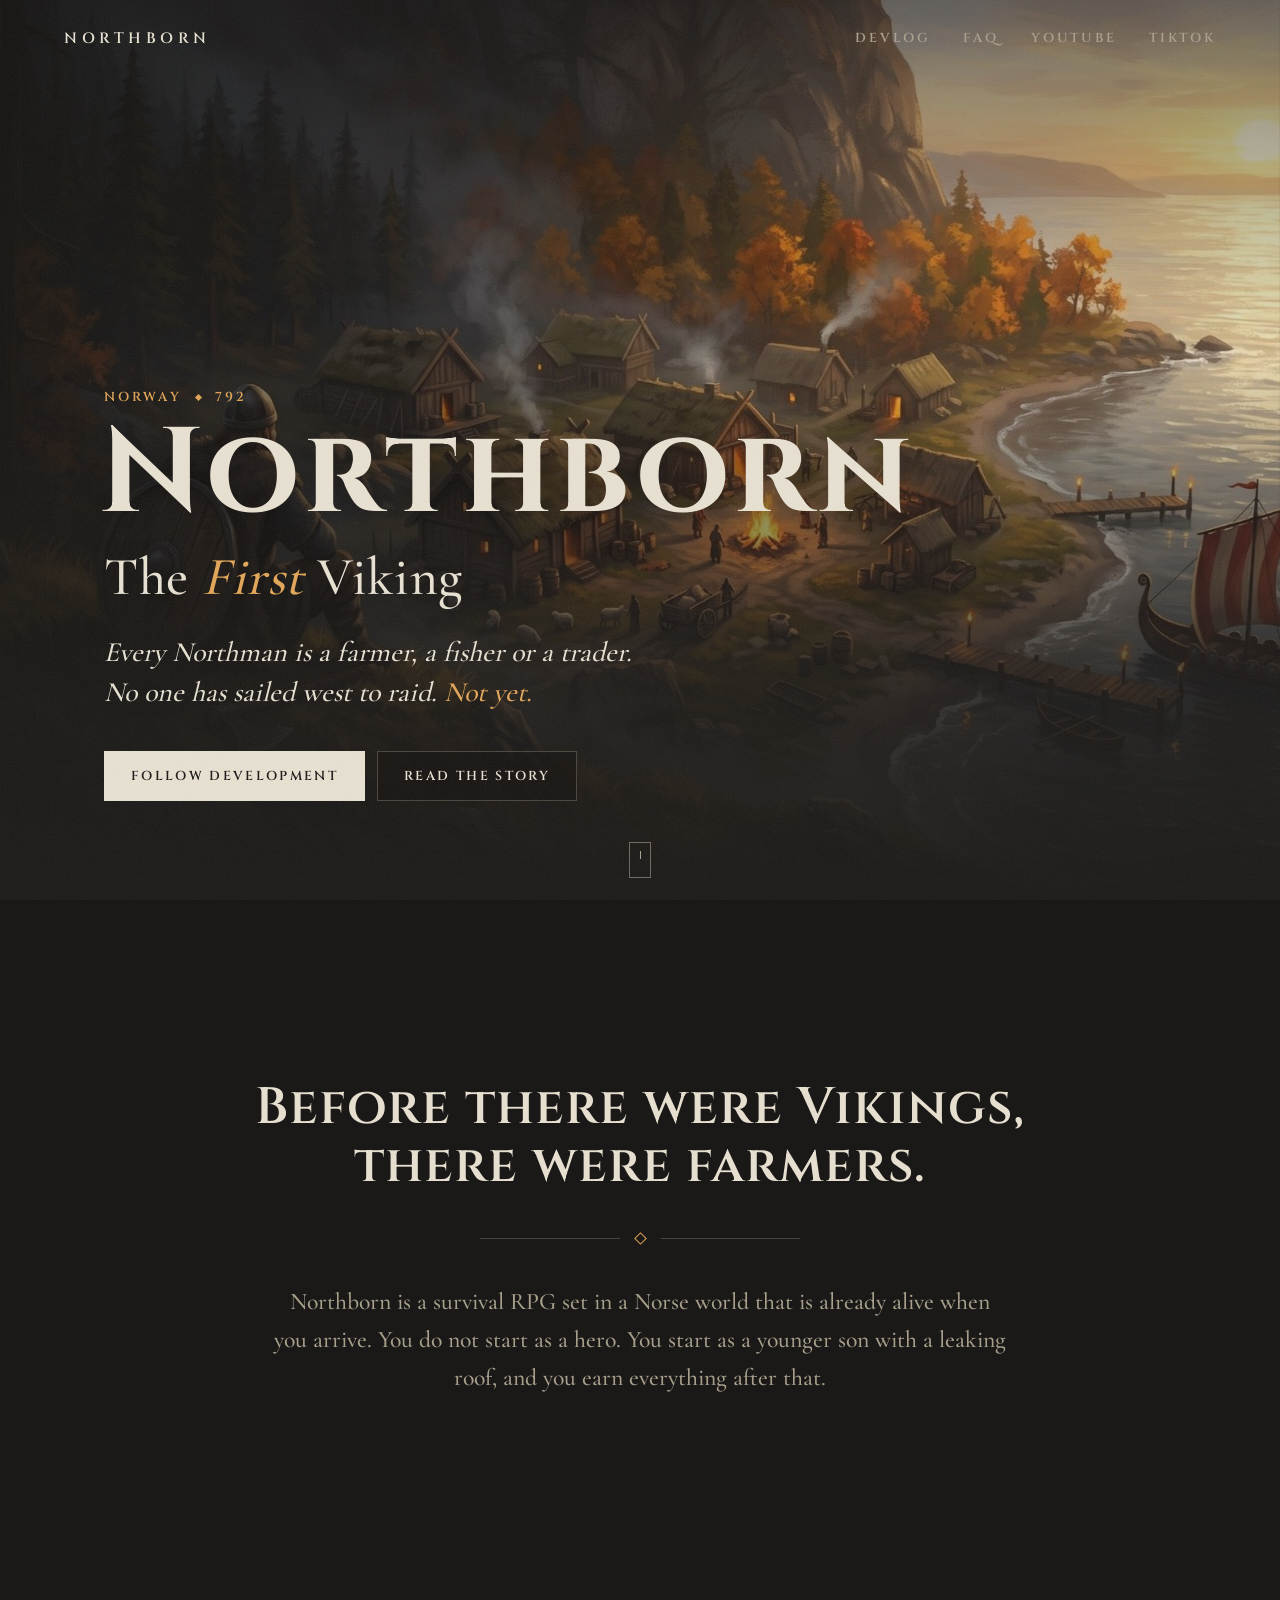
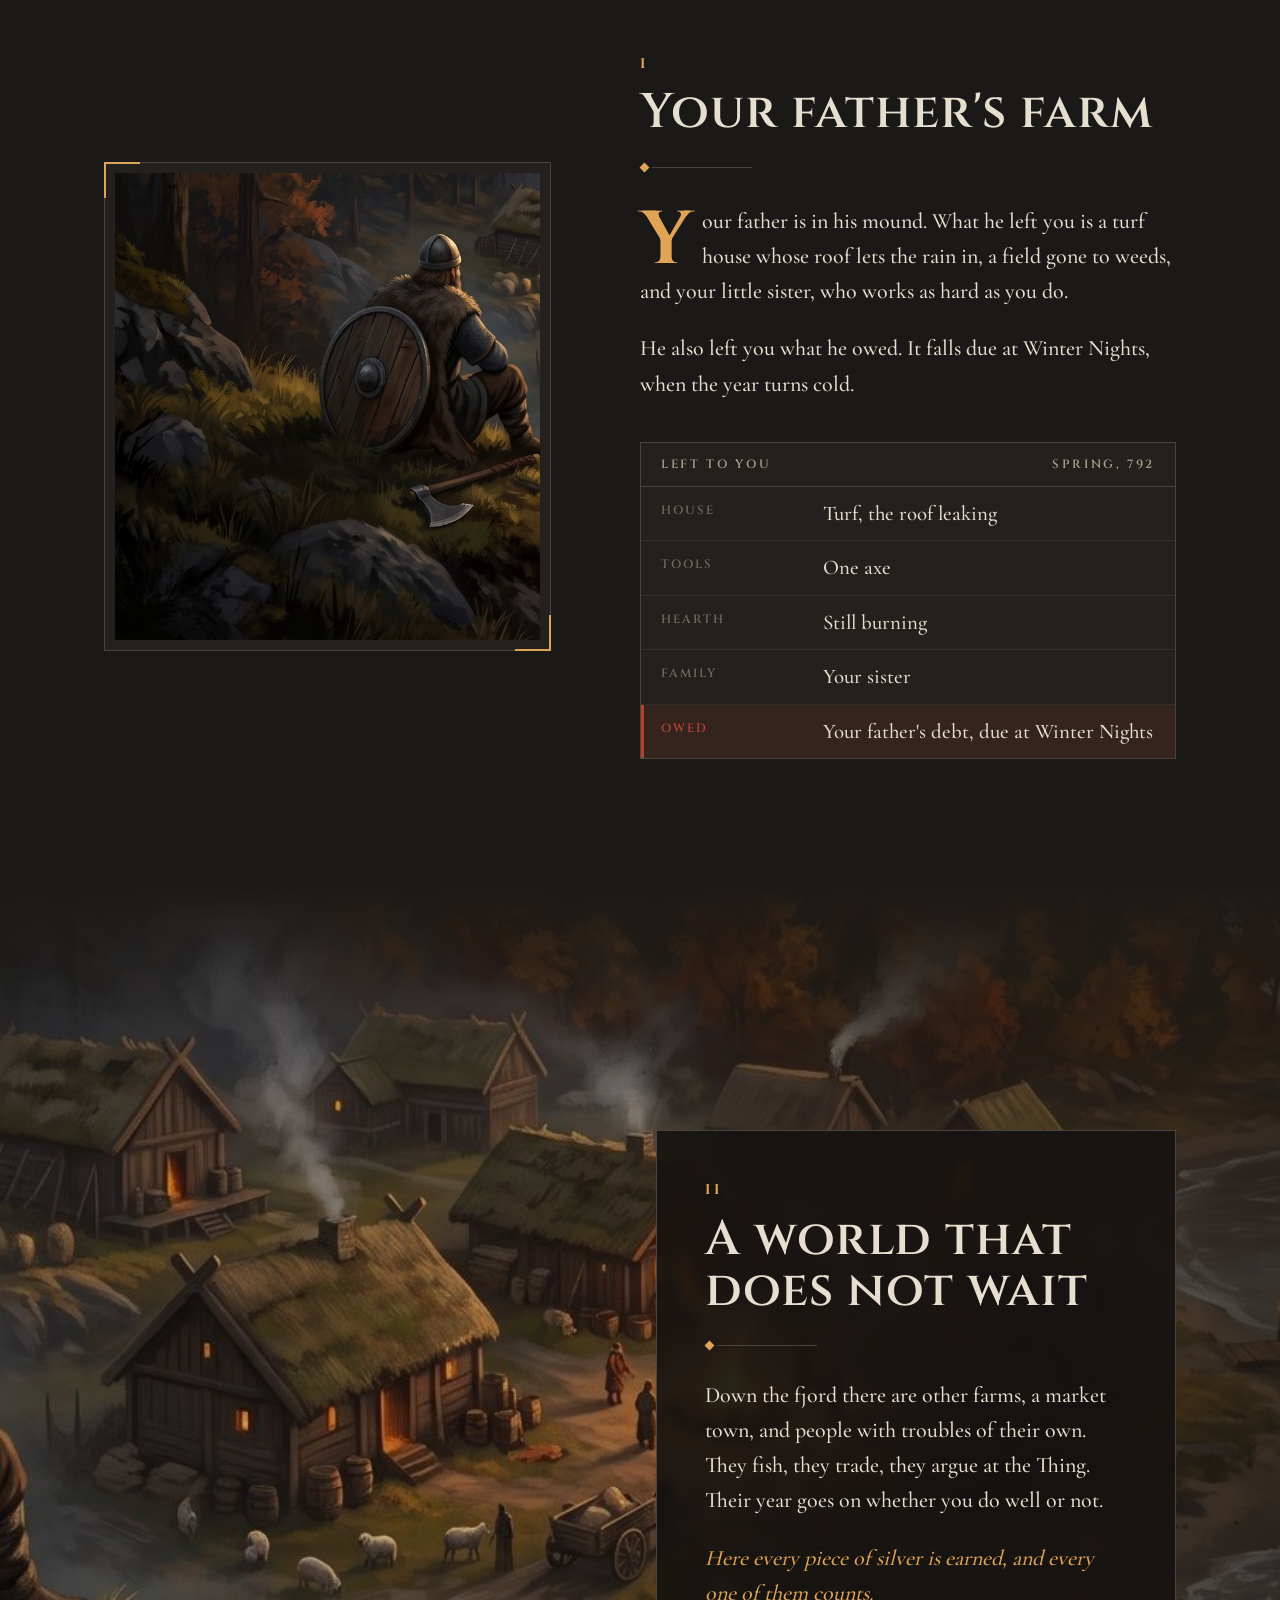
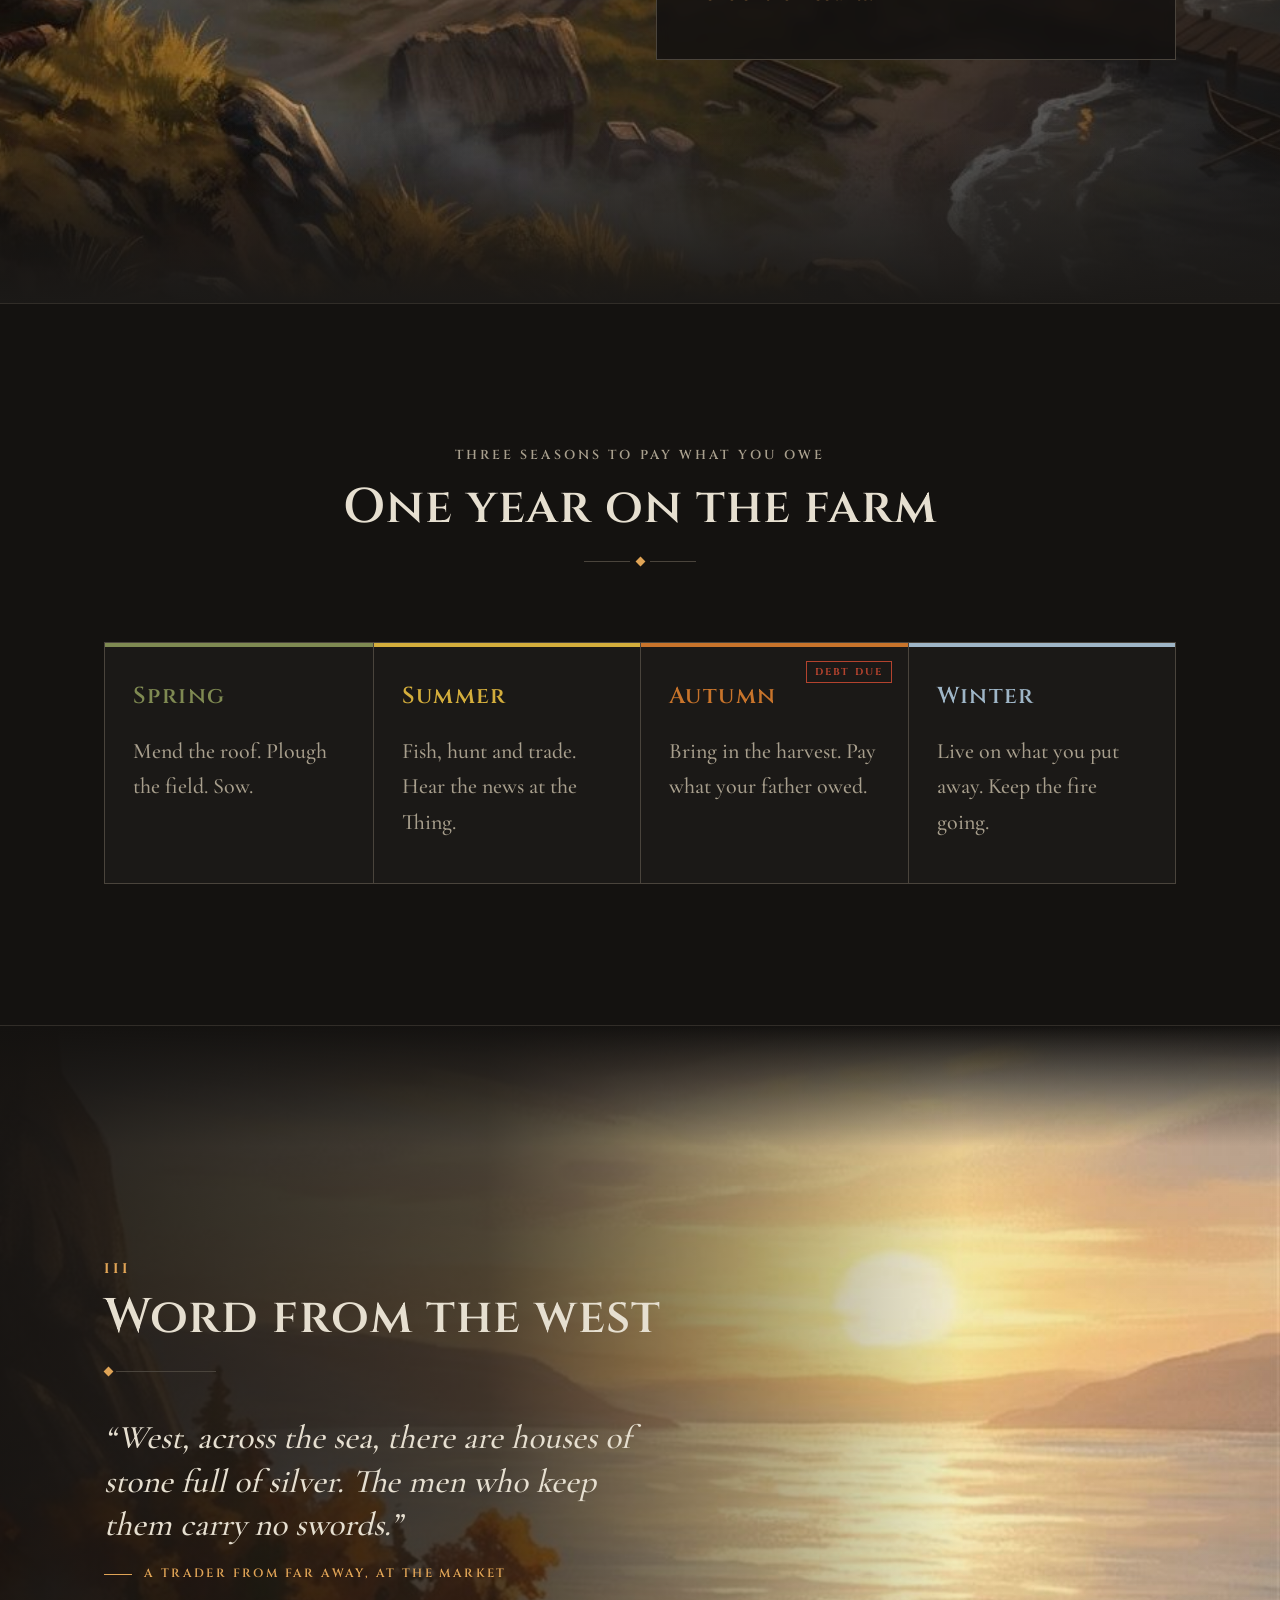
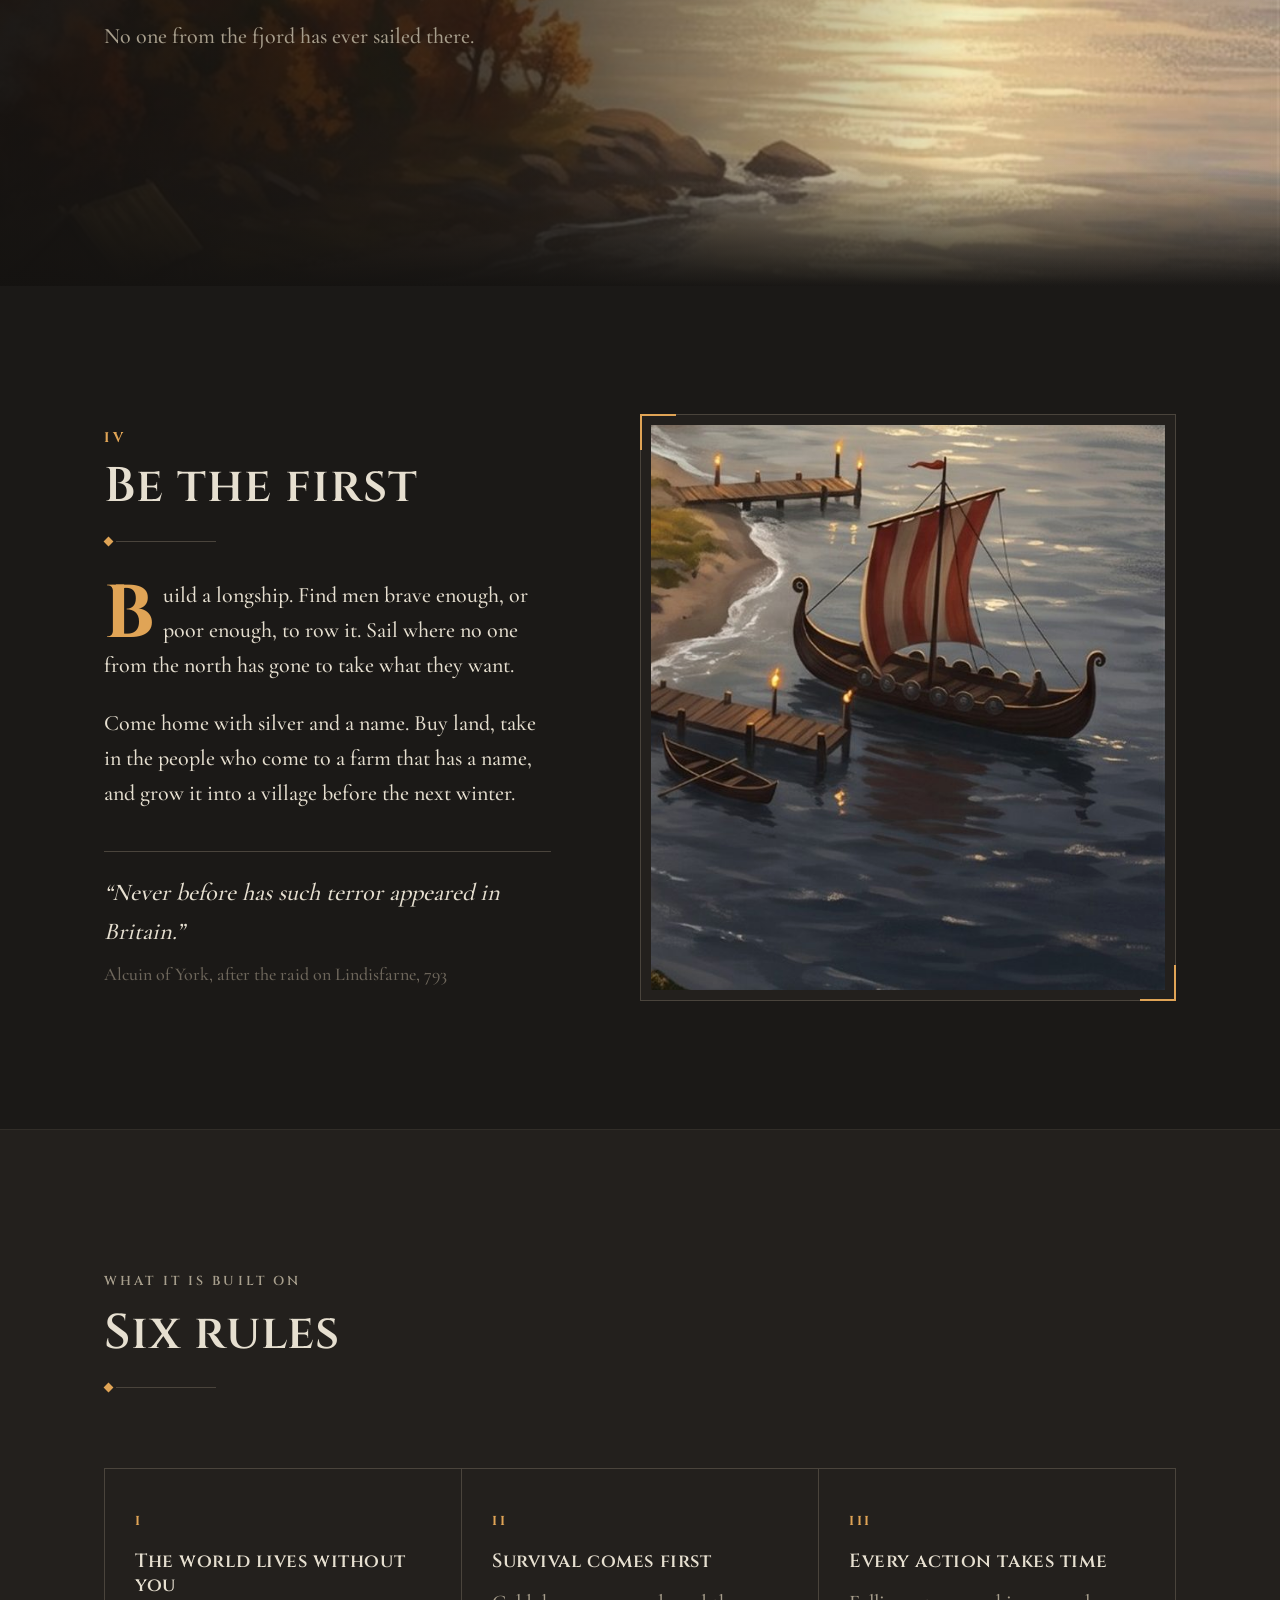
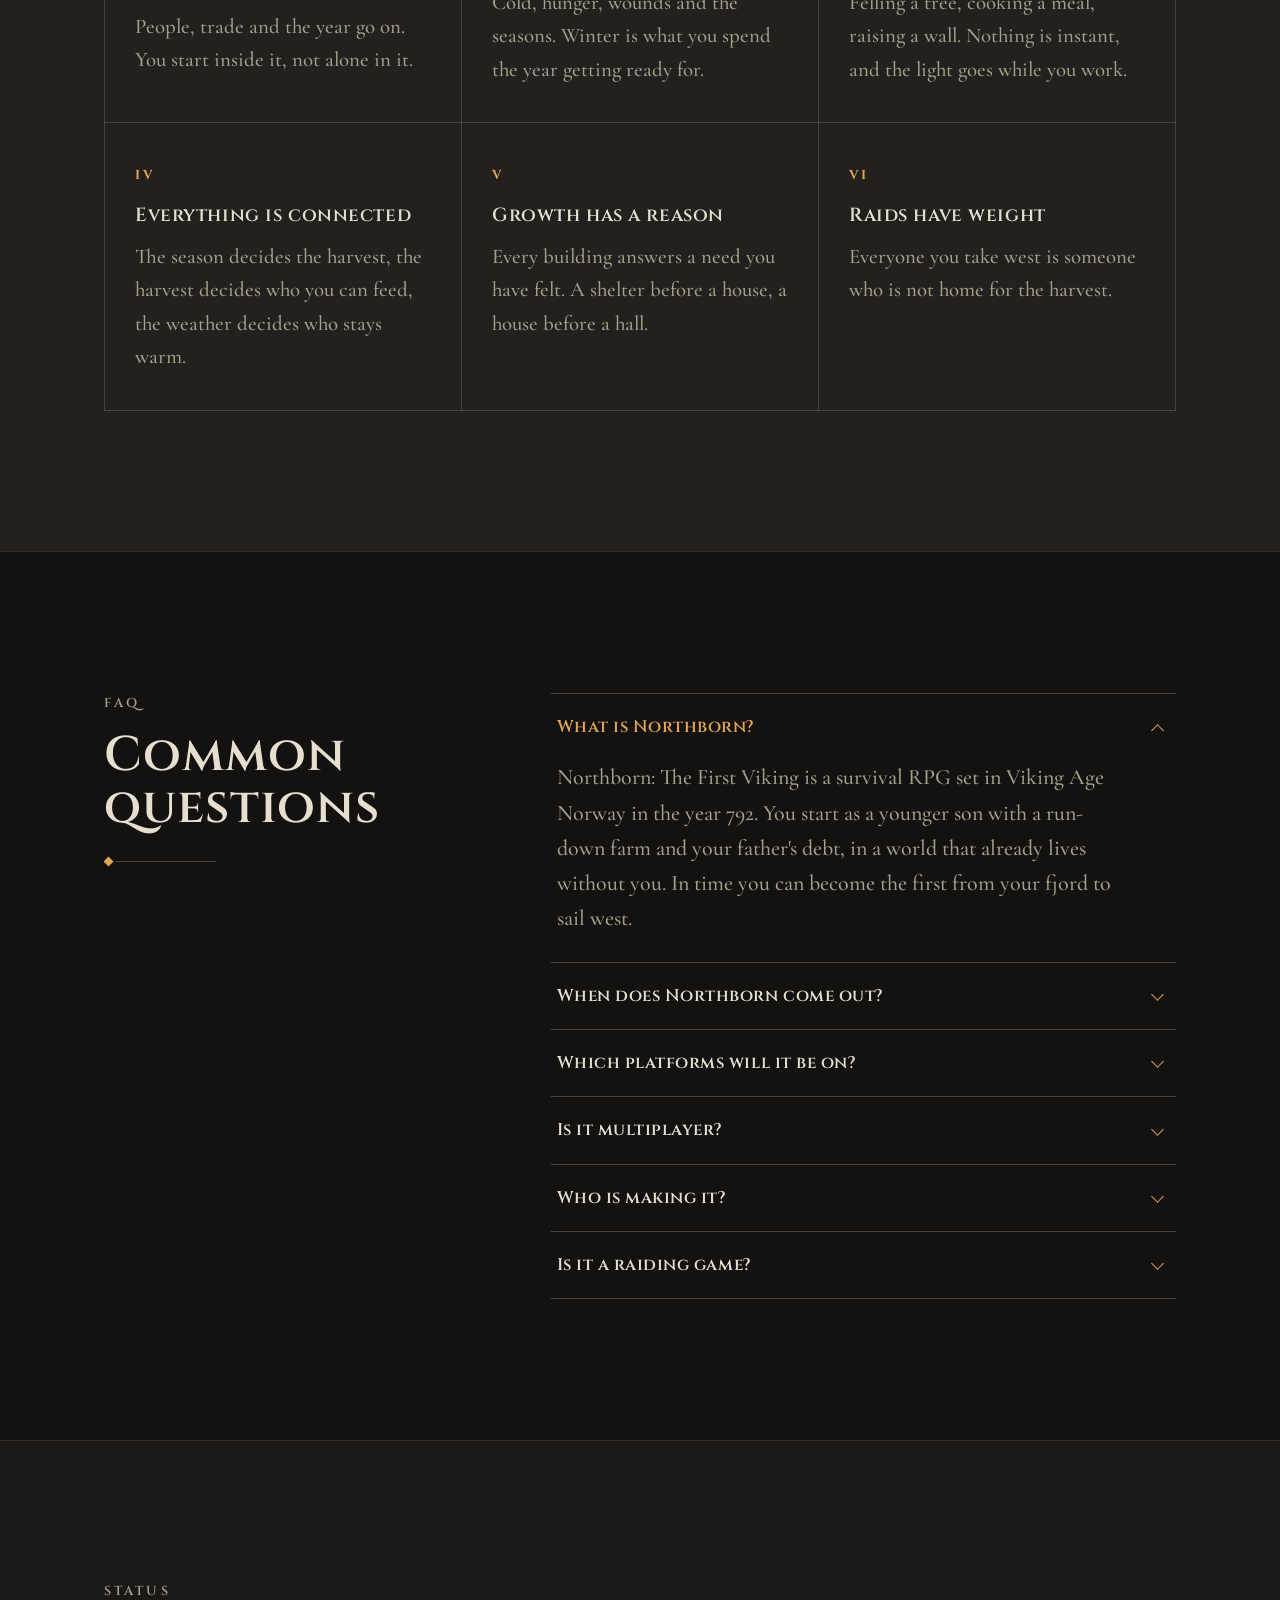
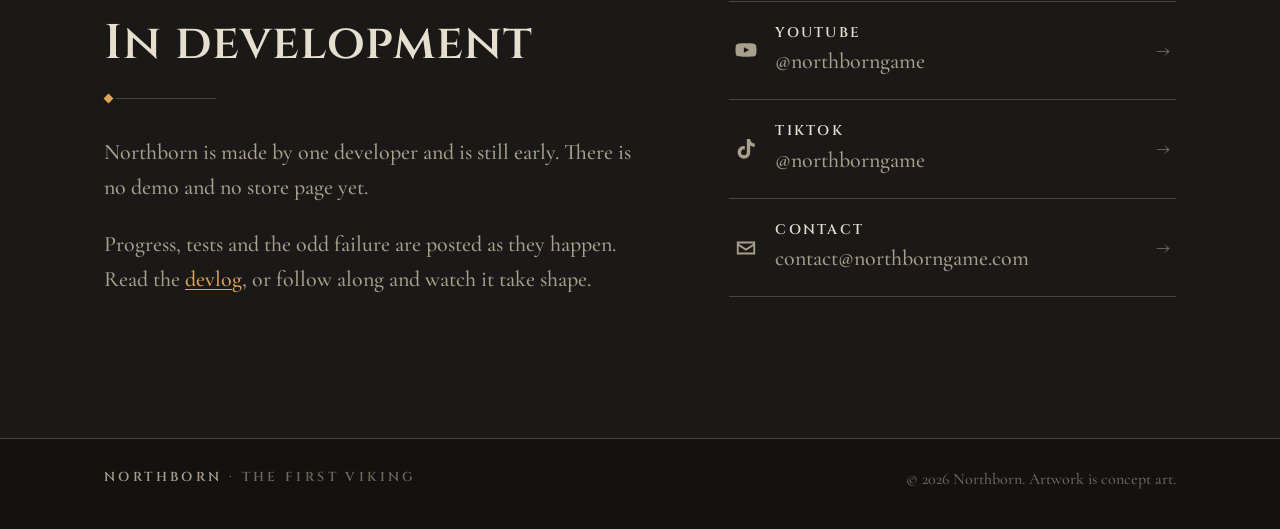
<file: index.html>
<!doctype html>
<html lang="en">
<head>
<meta charset="utf-8">
<meta name="viewport" content="width=device-width, initial-scale=1">
<title>Northborn: The First Viking | Viking Age survival RPG</title>
<meta name="description" content="Northborn: The First Viking is a survival RPG set in Viking Age Norway, 792. Inherit a failing farm and a debt, survive the seasons, and be the first to sail west.">
<meta name="theme-color" content="#1b1917">
<link rel="canonical" href="https://northborngame.com/">
<meta property="og:type" content="website">
<meta property="og:site_name" content="Northborn">
<meta property="og:url" content="https://northborngame.com/">
<meta property="og:title" content="Northborn: The First Viking">
<meta property="og:description" content="Norway, 792. No one has sailed west to raid. Not yet.">
<meta property="og:image" content="https://northborngame.com/assets/og.jpg">
<meta name="twitter:card" content="summary_large_image">
<link rel="icon" href="/favicon.ico" sizes="16x16 32x32 48x48 64x64">
<link rel="icon" href="/assets/favicon-96.png" sizes="96x96" type="image/png">
<link rel="apple-touch-icon" href="/assets/apple-touch-icon.png">
<link rel="manifest" href="/site.webmanifest">
<script type="application/ld+json">
{
  "@context": "https://schema.org",
  "@graph": [
    {
      "@type": "WebSite",
      "@id": "https://northborngame.com/#website",
      "url": "https://northborngame.com/",
      "name": "Northborn",
      "alternateName": ["Northborn: The First Viking", "Northborn game", "northborngame.com"]
    },
    {
      "@type": "VideoGame",
      "@id": "https://northborngame.com/#game",
      "name": "Northborn: The First Viking",
      "alternateName": ["Northborn", "Northborn game"],
      "url": "https://northborngame.com/",
      "description": "A survival RPG set in Viking Age Norway, 792. Every Northman is a farmer, a fisher or a trader, and no one has sailed west to raid. Start as a younger son with a run-down farm and a debt, earn your way in a living world, and become the first to sail west.",
      "image": "https://northborngame.com/assets/og.jpg",
      "genre": ["Survival", "Role-playing", "Simulation"],
      "inLanguage": "en",
      "isPartOf": { "@id": "https://northborngame.com/#website" },
      "sameAs": [
        "https://www.youtube.com/@northborngame",
        "https://www.tiktok.com/@northborngame"
      ]
    },
    {
      "@type": "FAQPage",
      "@id": "https://northborngame.com/#faq",
      "mainEntity": [
        { "@type": "Question", "name": "What is Northborn?", "acceptedAnswer": { "@type": "Answer", "text": "Northborn: The First Viking is a survival RPG set in Viking Age Norway in the year 792. You start as a younger son with a run-down farm and your father's debt, in a world that already lives without you. In time you can become the first from your fjord to sail west." } },
        { "@type": "Question", "name": "When does Northborn come out?", "acceptedAnswer": { "@type": "Answer", "text": "There is no release date yet. Northborn is early in development, and there is no demo and no store page. The devlog and the YouTube channel show the progress as it happens." } },
        { "@type": "Question", "name": "Which platforms will it be on?", "acceptedAnswer": { "@type": "Answer", "text": "Northborn is made for PC first. Other platforms will be decided later." } },
        { "@type": "Question", "name": "Is it multiplayer?", "acceptedAnswer": { "@type": "Answer", "text": "No. Northborn is a single-player game. Multiplayer is not planned for the first release." } },
        { "@type": "Question", "name": "Who is making it?", "acceptedAnswer": { "@type": "Answer", "text": "One developer. Northborn is an independent game, written, built and tested by a single person." } },
        { "@type": "Question", "name": "Is it a raiding game?", "acceptedAnswer": { "@type": "Answer", "text": "Not at first. You begin as a farmer, because in 792 everyone is one. Raids come later, and every man you take west is a man who is not home for the harvest." } }
      ]
    }
  ]
}
</script>
<link rel="preload" href="assets/fonts/Cinzel.ttf" as="font" type="font/ttf" crossorigin>
<link rel="stylesheet" href="style.css?v=4">
<script>document.documentElement.classList.add('js');</script>
</head>
<body>

<header class="bar" id="bar">
  <a class="bar__mark" href="#top" aria-label="Northborn, back to top">Northborn</a>
  <nav class="bar__nav" aria-label="Site">
    <a href="devlog/">Devlog</a>
    <a href="#faq">FAQ</a>
    <a href="https://www.youtube.com/@northborngame" rel="noopener" target="_blank">YouTube</a>
    <a href="https://www.tiktok.com/@northborngame" rel="noopener" target="_blank">TikTok</a>
  </nav>
</header>

<main id="top">

  <!-- Hero -->
  <section class="hero" aria-labelledby="title">
    <picture class="hero__art">
      <source media="(max-width: 900px)" srcset="assets/hero-1000.jpg">
      <img src="assets/hero.jpg" width="2000" height="1116" alt="A man with a round shield and an axe sits on a hillside above a small turf-roofed settlement by a fjord at dusk.">
    </picture>
    <div class="hero__body">
      <p class="eyebrow hero__eyebrow"><span>Norway</span><span class="dot" aria-hidden="true"></span><span>792</span></p>
      <h1 id="title" class="hero__title">Northborn</h1>
      <p class="hero__sub">The <b>First</b> Viking</p>
      <p class="hero__lede">Every Northman is a farmer, a fisher or a trader. <br>No one has sailed west to raid. <em>Not yet.</em></p>
      <div class="hero__actions">
        <a class="btn btn--primary" href="https://www.youtube.com/@northborngame" rel="noopener" target="_blank">Follow development</a>
        <a class="btn" href="#story">Read the story</a>
      </div>
    </div>
    <a class="hero__down" href="#story" aria-label="Scroll to the story"><span></span></a>
  </section>

  <!-- Opening statement -->
  <section id="story" class="opening">
    <div class="wrap wrap--narrow reveal">
      <p class="opening__line"><span>Before there were Vikings,</span> <span>there were farmers.</span></p>
      <div class="rule" aria-hidden="true"><span></span></div>
      <p class="opening__text">Northborn is a survival RPG set in a Norse world that is already alive when you arrive. You do not start as a hero. You start as a younger son with a leaking roof, and you earn everything after that.</p>
    </div>
  </section>

  <!-- I. The farm -->
  <section class="chapter" aria-labelledby="ch1">
    <div class="wrap chapter__grid">
      <figure class="frame reveal">
        <img src="assets/crop-viking.jpg" width="720" height="736" loading="lazy" alt="A man in furs sits on a rocky slope, his shield beside him and an axe in the grass.">
      </figure>
      <div class="chapter__text reveal">
        <p class="chapter__num">I</p>
        <h2 id="ch1" class="h2">Your father's farm</h2>
        <div class="band band--short" aria-hidden="true"></div>
        <div class="prose">
          <p class="dropcap">Your father is in his mound. What he left you is a turf house whose roof lets the rain in, a field gone to weeds, and your little sister, who works as hard as you do.</p>
          <p>He also left you what he owed. It falls due at Winter Nights, when the year turns cold.</p>
        </div>
        <dl class="ledger">
          <div class="ledger__head">
            <span>Left to you</span>
            <span>Spring, 792</span>
          </div>
          <div><dt>House</dt><dd>Turf, the roof leaking</dd></div>
          <div><dt>Tools</dt><dd>One axe</dd></div>
          <div><dt>Hearth</dt><dd>Still burning</dd></div>
          <div><dt>Family</dt><dd>Your sister</dd></div>
          <div class="ledger__owed"><dt>Owed</dt><dd>Your father's debt, due at Winter Nights</dd></div>
        </dl>
      </div>
    </div>
  </section>

  <!-- II. The world -->
  <section class="world" aria-labelledby="ch2">
    <div class="world__art">
      <img src="assets/crop-village.jpg" width="1100" height="720" loading="lazy" alt="A settlement of turf houses around a fire, with sheep, a cart, and a jetty on the shore.">
    </div>
    <div class="wrap world__body">
      <div class="world__card reveal">
        <p class="chapter__num">II</p>
        <h2 id="ch2" class="h2">A world that does not wait</h2>
        <div class="band band--short" aria-hidden="true"></div>
        <div class="prose">
          <p>Down the fjord there are other farms, a market town, and people with troubles of their own. They fish, they trade, they argue at the Thing. Their year goes on whether you do well or not.</p>
          <p>Here every piece of silver is earned, and every one of them counts.</p>
        </div>
      </div>
    </div>
  </section>

  <!-- The year -->
  <section class="year" aria-labelledby="year-title">
    <div class="wrap">
      <header class="section__head section__head--center reveal">
        <p class="eyebrow">Three seasons to pay what you owe</p>
        <h2 id="year-title" class="h2">One year on the farm</h2>
        <div class="band band--short band--center" aria-hidden="true"></div>
      </header>
      <ol class="seasons">
        <li class="season season--spring reveal">
          <span class="season__name">Spring</span>
          <p>Mend the roof. Plough the field. Sow.</p>
        </li>
        <li class="season season--summer reveal">
          <span class="season__name">Summer</span>
          <p>Fish, hunt and trade. Hear the news at the Thing.</p>
        </li>
        <li class="season season--autumn reveal">
          <span class="season__name">Autumn</span>
          <p>Bring in the harvest. Pay what your father owed.</p>
        </li>
        <li class="season season--winter reveal">
          <span class="season__name">Winter</span>
          <p>Live on what you put away. Keep the fire going.</p>
        </li>
      </ol>
    </div>
  </section>

  <!-- III. The west -->
  <section class="vista" aria-labelledby="ch3">
    <div class="vista__art">
      <img src="assets/crop-sea.jpg" width="1000" height="743" loading="lazy" alt="The sun low over a wide fjord, autumn trees on the shore.">
    </div>
    <div class="wrap vista__body">
      <div class="vista__text reveal">
        <p class="chapter__num">III</p>
        <h2 id="ch3" class="h2">Word from the west</h2>
        <div class="band band--short" aria-hidden="true"></div>
        <blockquote class="quote">
          <p>“West, across the sea, there are houses of stone full of silver. The men who keep them carry no swords.”</p>
          <footer>A trader from far away, at the market</footer>
        </blockquote>
        <p class="vista__after">No one from the fjord has ever sailed there.</p>
      </div>
    </div>
  </section>

  <!-- IV. The first Viking -->
  <section class="chapter chapter--flip" aria-labelledby="ch4">
    <div class="wrap chapter__grid">
      <figure class="frame reveal">
        <img src="assets/crop-ship.jpg" width="600" height="667" loading="lazy" alt="A longship with a red and white striped sail beside a torch-lit jetty.">
      </figure>
      <div class="chapter__text reveal">
        <p class="chapter__num">IV</p>
        <h2 id="ch4" class="h2">Be the first</h2>
        <div class="band band--short" aria-hidden="true"></div>
        <div class="prose">
          <p class="dropcap">Build a longship. Find men brave enough, or poor enough, to row it. Sail where no one from the north has gone to take what they want.</p>
          <p>Come home with silver and a name. Buy land, take in the people who come to a farm that has a name, and grow it into a village before the next winter.</p>
        </div>
        <figure class="epigraph">
          <blockquote>“Never before has such terror appeared in Britain.”</blockquote>
          <figcaption>Alcuin of York, after the raid on Lindisfarne, 793</figcaption>
        </figure>
      </div>
    </div>
  </section>

  <!-- Rules -->
  <section class="rules" aria-labelledby="rules-title">
    <div class="wrap">
      <header class="section__head reveal">
        <p class="eyebrow">What it is built on</p>
        <h2 id="rules-title" class="h2">Six rules</h2>
        <div class="band band--short" aria-hidden="true"></div>
      </header>
      <ol class="rules__grid">
        <li class="reveal"><span class="num">I</span><h3>The world lives without you</h3><p>People, trade and the year go on. You start inside it, not alone in it.</p></li>
        <li class="reveal"><span class="num">II</span><h3>Survival comes first</h3><p>Cold, hunger, wounds and the seasons. Winter is what you spend the year getting ready for.</p></li>
        <li class="reveal"><span class="num">III</span><h3>Every action takes time</h3><p>Felling a tree, cooking a meal, raising a wall. Nothing is instant, and the light goes while you work.</p></li>
        <li class="reveal"><span class="num">IV</span><h3>Everything is connected</h3><p>The season decides the harvest, the harvest decides who you can feed, the weather decides who stays warm.</p></li>
        <li class="reveal"><span class="num">V</span><h3>Growth has a reason</h3><p>Every building answers a need you have felt. A shelter before a house, a house before a hall.</p></li>
        <li class="reveal"><span class="num">VI</span><h3>Raids have weight</h3><p>Everyone you take west is someone who is not home for the harvest.</p></li>
      </ol>
    </div>
  </section>

  <!-- FAQ -->
  <section id="faq" class="faq" aria-labelledby="faq-title">
    <div class="wrap faq__grid">
      <header class="section__head reveal">
        <p class="eyebrow">FAQ</p>
        <h2 id="faq-title" class="h2">Common questions</h2>
        <div class="band band--short" aria-hidden="true"></div>
      </header>
      <div class="faq__list reveal">
        <details open>
          <summary>What is Northborn?</summary>
          <p>Northborn: The First Viking is a survival RPG set in Viking Age Norway in the year 792. You start as a younger son with a run-down farm and your father's debt, in a world that already lives without you. In time you can become the first from your fjord to sail west.</p>
        </details>
        <details>
          <summary>When does Northborn come out?</summary>
          <p>There is no release date yet. Northborn is early in development, and there is no demo and no store page. The <a href="devlog/">devlog</a> and the YouTube channel show the progress as it happens.</p>
        </details>
        <details>
          <summary>Which platforms will it be on?</summary>
          <p>Northborn is made for PC first. Other platforms will be decided later.</p>
        </details>
        <details>
          <summary>Is it multiplayer?</summary>
          <p>No. Northborn is a single-player game. Multiplayer is not planned for the first release.</p>
        </details>
        <details>
          <summary>Who is making it?</summary>
          <p>One developer. Northborn is an independent game, written, built and tested by a single person.</p>
        </details>
        <details>
          <summary>Is it a raiding game?</summary>
          <p>Not at first. You begin as a farmer, because in 792 everyone is one. Raids come later, and every man you take west is a man who is not home for the harvest.</p>
        </details>
      </div>
    </div>
  </section>

  <!-- Status -->
  <section class="dev" aria-labelledby="dev-title">
    <div class="wrap dev__grid">
      <div class="reveal">
        <p class="eyebrow">Status</p>
        <h2 id="dev-title" class="h2">In development</h2>
        <div class="band band--short" aria-hidden="true"></div>
        <div class="prose dev__prose">
          <p>Northborn is made by one developer and is still early. There is no demo and no store page yet.</p>
          <p>Progress, tests and the odd failure are posted as they happen. Read the <a href="devlog/">devlog</a>, or follow along and watch it take shape.</p>
        </div>
      </div>
      <ul class="follow reveal" aria-label="Follow Northborn">
        <li>
          <a href="https://www.youtube.com/@northborngame" rel="noopener" target="_blank">
            <svg viewBox="0 0 24 24" aria-hidden="true"><path d="M23 7.2a3 3 0 0 0-2.1-2.1C19 4.6 12 4.6 12 4.6s-7 0-8.9.5A3 3 0 0 0 1 7.2 31 31 0 0 0 .5 12a31 31 0 0 0 .5 4.8 3 3 0 0 0 2.1 2.1c1.9.5 8.9.5 8.9.5s7 0 8.9-.5a3 3 0 0 0 2.1-2.1 31 31 0 0 0 .5-4.8 31 31 0 0 0-.5-4.8ZM9.7 15.1V8.9L15.5 12l-5.8 3.1Z"/></svg>
            <span><strong>YouTube</strong><em>@northborngame</em></span>
            <i class="arrow" aria-hidden="true">→</i>
          </a>
        </li>
        <li>
          <a href="https://www.tiktok.com/@northborngame" rel="noopener" target="_blank">
            <svg viewBox="0 0 24 24" aria-hidden="true"><path d="M16.6 1h-3.7v14.6a3.1 3.1 0 1 1-2.2-3V8.8a6.9 6.9 0 1 0 5.9 6.8V8.3a8.6 8.6 0 0 0 4.9 1.5V6.1a4.9 4.9 0 0 1-4.9-4.9Z"/></svg>
            <span><strong>TikTok</strong><em>@northborngame</em></span>
            <i class="arrow" aria-hidden="true">→</i>
          </a>
        </li>
        <li>
          <a href="mailto:contact@northborngame.com">
            <svg viewBox="0 0 24 24" aria-hidden="true"><path d="M2 5h20v14H2V5Zm2 2v.4l8 5.2 8-5.2V7H4Zm16 2.8-8 5.2-8-5.2V17h16V9.8Z"/></svg>
            <span><strong>Contact</strong><em>contact@northborngame.com</em></span>
            <i class="arrow" aria-hidden="true">→</i>
          </a>
        </li>
      </ul>
    </div>
  </section>

</main>

<footer class="foot">
  <div class="band" aria-hidden="true"></div>
  <div class="wrap foot__row">
    <span class="foot__mark">Northborn <span>· The First Viking</span></span>
    <span>&copy; 2026 Northborn. Artwork is concept art.</span>
  </div>
</footer>

<script>
(function () {
  var bar = document.getElementById('bar');
  var onScroll = function () { bar.classList.toggle('bar--solid', window.scrollY > window.innerHeight * 0.6); };
  window.addEventListener('scroll', onScroll, { passive: true });
  onScroll();

  var items = document.querySelectorAll('.reveal');
  if (!('IntersectionObserver' in window)) {
    items.forEach(function (el) { el.classList.add('is-in'); });
    return;
  }
  var io = new IntersectionObserver(function (entries) {
    entries.forEach(function (e) {
      if (e.isIntersecting) { e.target.classList.add('is-in'); io.unobserve(e.target); }
    });
  }, { rootMargin: '0px 0px -10% 0px', threshold: 0.12 });
  items.forEach(function (el) { io.observe(el); });
})();
</script>
</body>
</html>
</file>
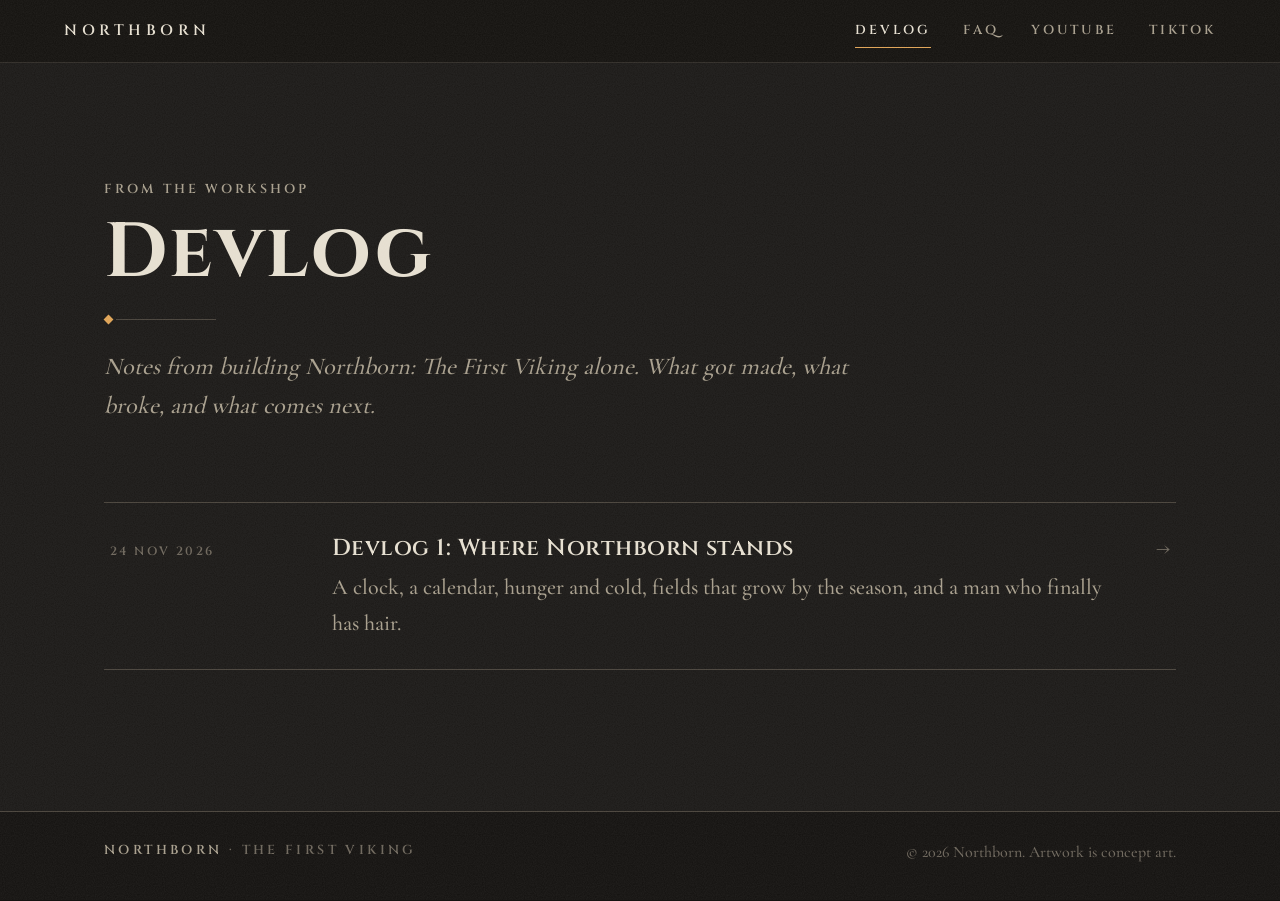
<file: devlog/index.html>
<!doctype html>
<html lang="en">
<head>
<meta charset="utf-8">
<meta name="viewport" content="width=device-width, initial-scale=1">
<title>Devlog | Northborn: The First Viking</title>
<meta name="description" content="The Northborn devlog: notes from the solo development of Northborn: The First Viking, a survival RPG set in Viking Age Norway, 792.">
<meta name="theme-color" content="#1b1917">
<link rel="canonical" href="https://northborngame.com/devlog/">
<meta property="og:site_name" content="Northborn">
<meta property="og:type" content="website">
<meta property="og:url" content="https://northborngame.com/devlog/">
<meta property="og:title" content="Northborn devlog">
<meta property="og:description" content="Notes from the solo development of Northborn: The First Viking.">
<meta property="og:image" content="https://northborngame.com/assets/og.jpg">
<meta name="twitter:card" content="summary_large_image">
<link rel="icon" href="/favicon.ico" sizes="16x16 32x32 48x48 64x64">
<link rel="icon" href="/assets/favicon-96.png" sizes="96x96" type="image/png">
<link rel="apple-touch-icon" href="/assets/apple-touch-icon.png">
<link rel="manifest" href="/site.webmanifest">
<link rel="alternate" type="application/rss+xml" title="Northborn devlog" href="https://northborngame.com/devlog/feed.xml">
<script type="application/ld+json">
{
  "@context": "https://schema.org",
  "@type": "Blog",
  "@id": "https://northborngame.com/devlog/#blog",
  "url": "https://northborngame.com/devlog/",
  "name": "Northborn devlog",
  "about": { "@id": "https://northborngame.com/#game" },
  "blogPost": [
    {
      "@type": "BlogPosting",
      "headline": "Devlog 1: Where Northborn stands",
      "url": "https://northborngame.com/devlog/where-northborn-stands/",
      "datePublished": "2026-11-24"
    }
  ]
}
</script>
<link rel="preload" href="../assets/fonts/Cinzel.ttf" as="font" type="font/ttf" crossorigin>
<link rel="stylesheet" href="../style.css?v=4">
</head>
<body>

<header class="bar bar--page">
  <a class="bar__mark" href="../">Northborn</a>
  <nav class="bar__nav" aria-label="Site">
    <a href="./" aria-current="page">Devlog</a>
    <a href="../#faq">FAQ</a>
    <a href="https://www.youtube.com/@northborngame" rel="noopener" target="_blank">YouTube</a>
    <a href="https://www.tiktok.com/@northborngame" rel="noopener" target="_blank">TikTok</a>
  </nav>
</header>

<main class="page">
  <div class="wrap">
    <header class="page__head">
      <p class="eyebrow">From the workshop</p>
      <h1 class="page__title">Devlog</h1>
      <div class="band band--short" aria-hidden="true"></div>
      <p class="page__lede">Notes from building Northborn: The First Viking alone. What got made, what broke, and what comes next.</p>
    </header>

    <ol class="posts" reversed>
      <li>
        <a href="where-northborn-stands/">
          <time datetime="2026-11-24">24 Nov 2026</time>
          <span>
            <strong>Devlog 1: Where Northborn stands</strong>
            <em>A clock, a calendar, hunger and cold, fields that grow by the season, and a man who finally has hair.</em>
          </span>
          <i class="arrow" aria-hidden="true">→</i>
        </a>
      </li>
    </ol>
  </div>
</main>

<footer class="foot">
  <div class="band" aria-hidden="true"></div>
  <div class="wrap foot__row">
    <span class="foot__mark">Northborn <span>· The First Viking</span></span>
    <span>&copy; 2026 Northborn. Artwork is concept art.</span>
  </div>
</footer>

</body>
</html>
</file>
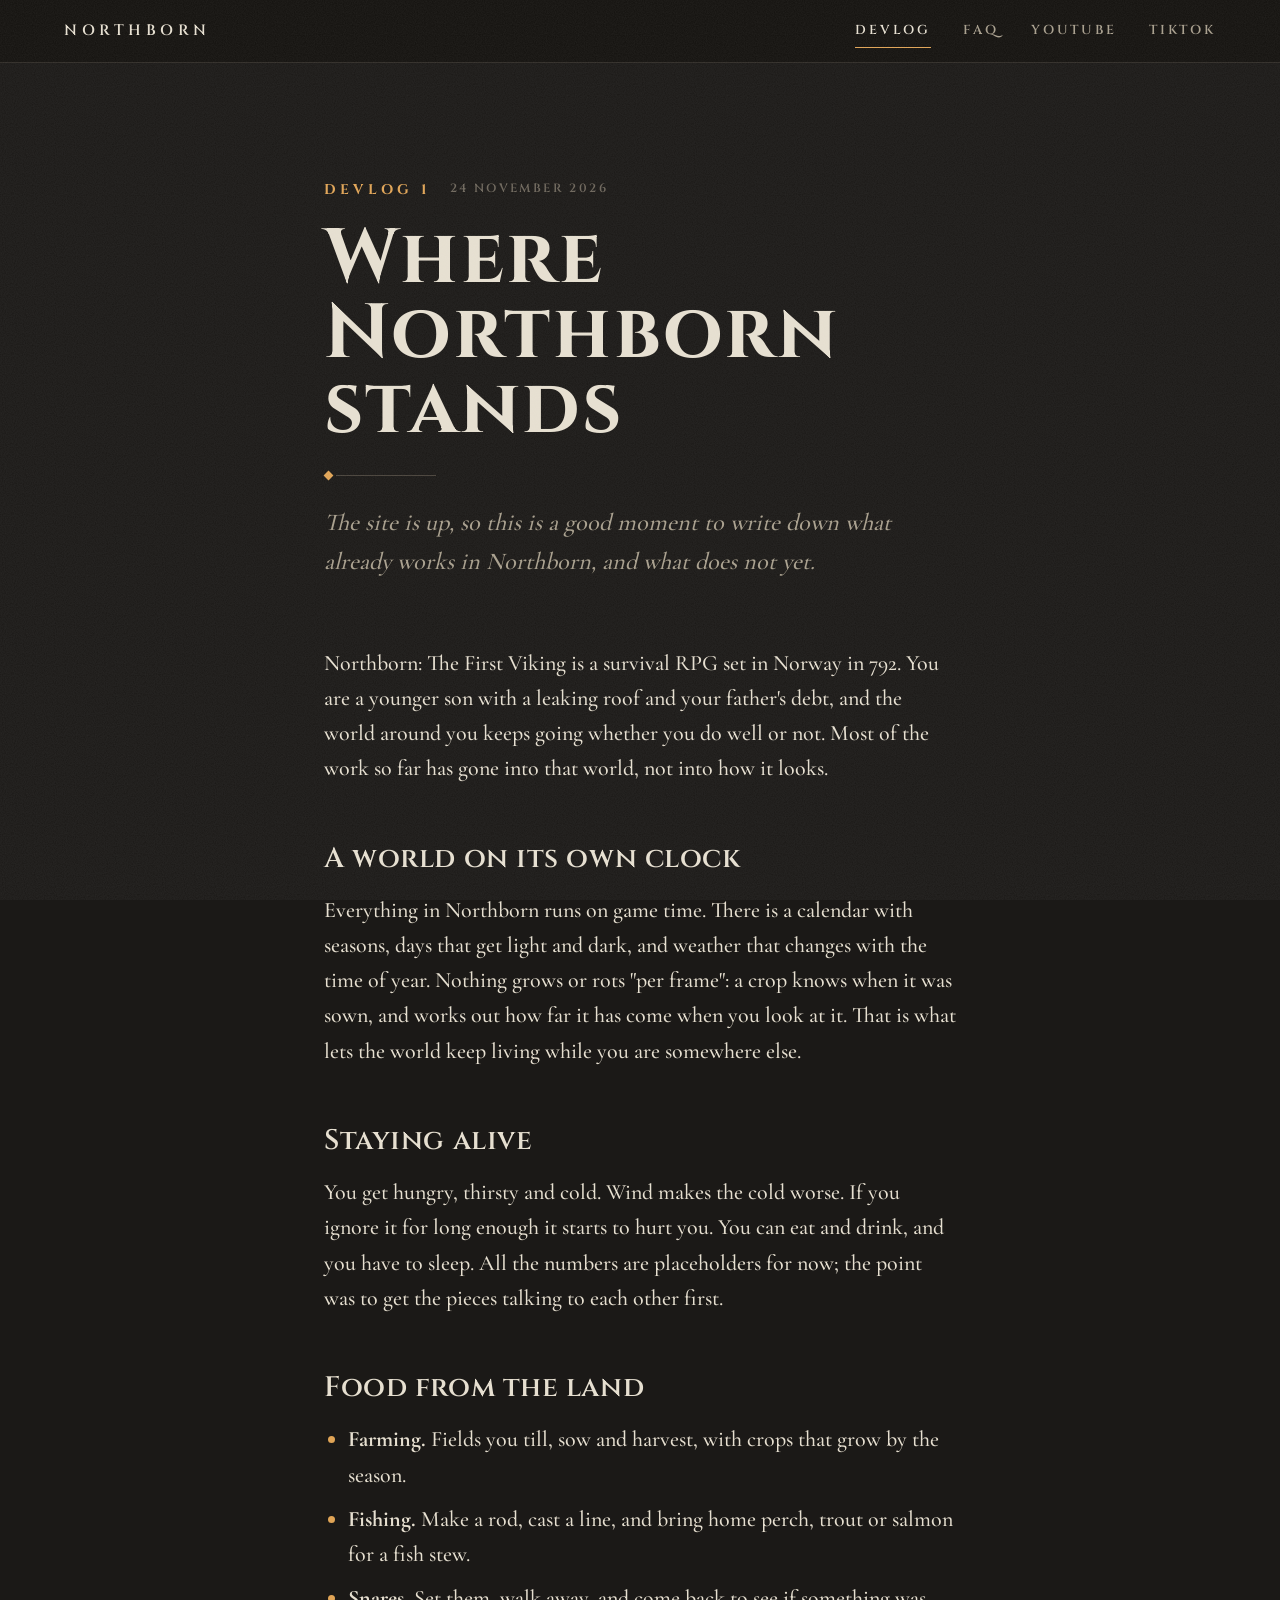
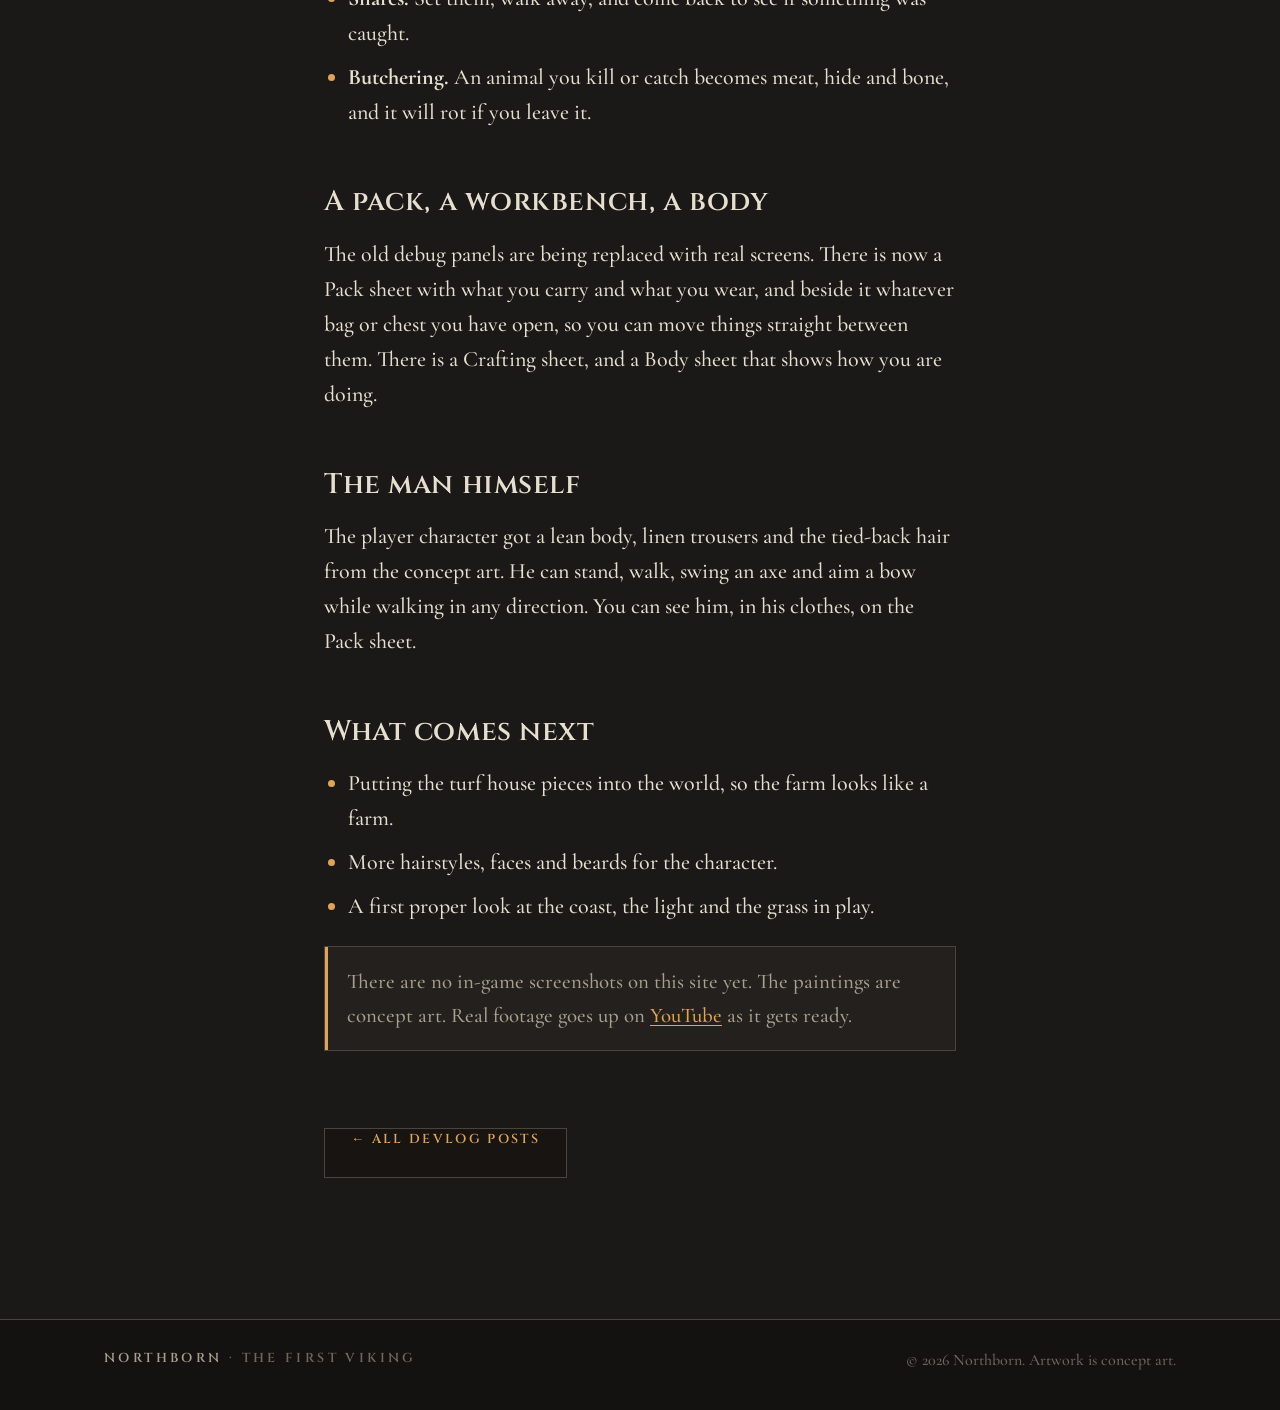
<file: devlog/where-northborn-stands/index.html>
<!doctype html>
<html lang="en">
<head>
<meta charset="utf-8">
<meta name="viewport" content="width=device-width, initial-scale=1">
<title>Devlog 1: Where Northborn stands | Northborn: The First Viking</title>
<meta name="description" content="The first Northborn devlog: what already works in this solo-made Viking survival RPG, from the calendar and the weather to farming, fishing, crafting and the player character.">
<meta name="theme-color" content="#1b1917">
<link rel="canonical" href="https://northborngame.com/devlog/where-northborn-stands/">
<meta property="og:site_name" content="Northborn">
<meta property="og:type" content="article">
<meta property="og:url" content="https://northborngame.com/devlog/where-northborn-stands/">
<meta property="og:title" content="Devlog 1: Where Northborn stands">
<meta property="og:description" content="What already works in Northborn: The First Viking, and what comes next.">
<meta property="og:image" content="https://northborngame.com/assets/og.jpg">
<meta property="article:published_time" content="2026-11-24">
<meta name="twitter:card" content="summary_large_image">
<link rel="icon" href="/favicon.ico" sizes="16x16 32x32 48x48 64x64">
<link rel="icon" href="/assets/favicon-96.png" sizes="96x96" type="image/png">
<link rel="apple-touch-icon" href="/assets/apple-touch-icon.png">
<link rel="manifest" href="/site.webmanifest">
<link rel="alternate" type="application/rss+xml" title="Northborn devlog" href="https://northborngame.com/devlog/feed.xml">
<script type="application/ld+json">
{
  "@context": "https://schema.org",
  "@type": "BlogPosting",
  "headline": "Devlog 1: Where Northborn stands",
  "url": "https://northborngame.com/devlog/where-northborn-stands/",
  "datePublished": "2026-11-24",
  "image": "https://northborngame.com/assets/og.jpg",
  "author": { "@type": "Person", "name": "The Northborn developer", "url": "https://northborngame.com/" },
  "isPartOf": { "@id": "https://northborngame.com/devlog/#blog" },
  "about": { "@id": "https://northborngame.com/#game" }
}
</script>
<link rel="preload" href="../../assets/fonts/Cinzel.ttf" as="font" type="font/ttf" crossorigin>
<link rel="stylesheet" href="../../style.css?v=4">
</head>
<body>

<header class="bar bar--page">
  <a class="bar__mark" href="../../">Northborn</a>
  <nav class="bar__nav" aria-label="Site">
    <a href="../" aria-current="page">Devlog</a>
    <a href="../../#faq">FAQ</a>
    <a href="https://www.youtube.com/@northborngame" rel="noopener" target="_blank">YouTube</a>
    <a href="https://www.tiktok.com/@northborngame" rel="noopener" target="_blank">TikTok</a>
  </nav>
</header>

<main class="page">
  <article class="wrap post">
    <header>
      <p class="post__meta">
        <span class="chapter__num">Devlog 1</span>
        <time datetime="2026-11-24">24 November 2026</time>
      </p>
      <h1 class="page__title">Where Northborn stands</h1>
      <div class="band band--short" aria-hidden="true"></div>
      <p class="page__lede">The site is up, so this is a good moment to write down what already works in Northborn, and what does not yet.</p>
    </header>

    <div class="post__body">
      <p>Northborn: The First Viking is a survival RPG set in Norway in 792. You are a younger son with a leaking roof and your father's debt, and the world around you keeps going whether you do well or not. Most of the work so far has gone into that world, not into how it looks.</p>

      <h2>A world on its own clock</h2>
      <p>Everything in Northborn runs on game time. There is a calendar with seasons, days that get light and dark, and weather that changes with the time of year. Nothing grows or rots "per frame": a crop knows when it was sown, and works out how far it has come when you look at it. That is what lets the world keep living while you are somewhere else.</p>

      <h2>Staying alive</h2>
      <p>You get hungry, thirsty and cold. Wind makes the cold worse. If you ignore it for long enough it starts to hurt you. You can eat and drink, and you have to sleep. All the numbers are placeholders for now; the point was to get the pieces talking to each other first.</p>

      <h2>Food from the land</h2>
      <ul>
        <li><strong>Farming.</strong> Fields you till, sow and harvest, with crops that grow by the season.</li>
        <li><strong>Fishing.</strong> Make a rod, cast a line, and bring home perch, trout or salmon for a fish stew.</li>
        <li><strong>Snares.</strong> Set them, walk away, and come back to see if something was caught.</li>
        <li><strong>Butchering.</strong> An animal you kill or catch becomes meat, hide and bone, and it will rot if you leave it.</li>
      </ul>

      <h2>A pack, a workbench, a body</h2>
      <p>The old debug panels are being replaced with real screens. There is now a Pack sheet with what you carry and what you wear, and beside it whatever bag or chest you have open, so you can move things straight between them. There is a Crafting sheet, and a Body sheet that shows how you are doing.</p>

      <h2>The man himself</h2>
      <p>The player character got a lean body, linen trousers and the tied-back hair from the concept art. He can stand, walk, swing an axe and aim a bow while walking in any direction. You can see him, in his clothes, on the Pack sheet.</p>

      <h2>What comes next</h2>
      <ul>
        <li>Putting the turf house pieces into the world, so the farm looks like a farm.</li>
        <li>More hairstyles, faces and beards for the character.</li>
        <li>A first proper look at the coast, the light and the grass in play.</li>
      </ul>

      <p class="post__note">There are no in-game screenshots on this site yet. The paintings are concept art. Real footage goes up on <a href="https://www.youtube.com/@northborngame" rel="noopener" target="_blank">YouTube</a> as it gets ready.</p>

      <a class="btn post__back" href="../">← All devlog posts</a>
    </div>
  </article>
</main>

<footer class="foot">
  <div class="band" aria-hidden="true"></div>
  <div class="wrap foot__row">
    <span class="foot__mark">Northborn <span>· The First Viking</span></span>
    <span>&copy; 2026 Northborn. Artwork is concept art.</span>
  </div>
</footer>

</body>
</html>
</file>
<file: style.css>
/* Northborn site. Built on the game's "Vadmál" look (undyed wool, square corners, one-pixel seams,
   amber diamond marks) and the warm amber / cool slate light of the title painting. */

@font-face {
  font-family: "Cinzel";
  src: url("assets/fonts/Cinzel.ttf") format("truetype");
  font-weight: 400 900;
  font-display: swap;
}
@font-face {
  font-family: "Cormorant Garamond";
  src: url("assets/fonts/CormorantGaramond.ttf") format("truetype");
  font-weight: 300 700;
  font-style: normal;
  font-display: swap;
}

:root {
  --bg: #1b1917;
  --bg-deep: #141210;
  --bg-raised: #23201d;
  --seam: #4a443c;
  --seam-soft: #312d28;
  --text: #e6dfd0;
  --text-dim: #a89f8d;
  --text-off: #6e675c;
  --amber: #e0a456;
  --weld: #d4ae3c;
  --ochre: #c8742b;
  --madder: #b4432e;
  --woad: #5c8cb0;
  --moss: #7f8a52;

  --display: "Cinzel", "Trajan Pro", Georgia, serif;
  --body: "Cormorant Garamond", Garamond, Georgia, serif;

  --gutter: clamp(16px, 5vw, 64px);
  --max: 1200px;
  --ease: cubic-bezier(.2, .7, .2, 1);

}

*, *::before, *::after { box-sizing: border-box; }
html { scroll-behavior: smooth; -webkit-text-size-adjust: 100%; }

body {
  margin: 0;
  background: var(--bg);
  color: var(--text);
  font-family: var(--body);
  font-weight: 500;
  font-size: clamp(19px, 1.1vw + 13px, 22px);
  line-height: 1.6;
  -webkit-font-smoothing: antialiased;
  text-rendering: optimizeLegibility;
  overflow-x: hidden;
}

/* Woven cloth: a faint grain over everything. */
body::after {
  content: "";
  position: fixed;
  inset: 0;
  pointer-events: none;
  z-index: 100;
  opacity: 0.07;
  background-image: url("data:image/svg+xml,%3Csvg xmlns='http://www.w3.org/2000/svg' width='160' height='160'%3E%3Cfilter id='n'%3E%3CfeTurbulence type='fractalNoise' baseFrequency='0.9' numOctaves='2' stitchTiles='stitch'/%3E%3CfeColorMatrix values='0 0 0 0 1  0 0 0 0 1  0 0 0 0 1  0 0 0 0.9 0'/%3E%3C/filter%3E%3Crect width='100%25' height='100%25' filter='url(%23n)'/%3E%3C/svg%3E");
}

img { display: block; max-width: 100%; height: auto; }
a { color: inherit; }
:focus-visible { outline: 1px solid var(--text); outline-offset: 4px; }
::selection { background: var(--madder); color: var(--text); }

.wrap { max-width: var(--max); margin: 0 auto; padding: 0 var(--gutter); }
.wrap--narrow { max-width: 860px; }

/* ---------- Type ---------- */

.eyebrow {
  margin: 0 0 16px;
  font-family: var(--display);
  font-size: 13px;
  font-weight: 600;
  letter-spacing: 0.24em;
  text-transform: uppercase;
  color: var(--text-dim);
}

.h2 {
  margin: 0;
  font-family: var(--display);
  font-weight: 600;
  font-size: clamp(32px, 3.8vw, 56px);
  line-height: 1.06;
  letter-spacing: 0.02em;
  text-wrap: balance;
}

.prose p { margin: 0 0 1em; max-width: 34em; }
.prose p:last-child { margin-bottom: 0; }

.dropcap::first-letter {
  float: left;
  font-family: var(--display);
  font-weight: 700;
  font-size: 3.4em;
  line-height: 0.82;
  padding: 0.08em 0.12em 0 0;
  color: var(--amber);
}

/* ---------- Ornament ---------- */

/* A thin seam; under headings it starts from a small amber diamond. */
.band { height: 1px; background: var(--seam); }
.band--short {
  position: relative;
  width: 112px;
  height: 9px;
  margin-top: 24px;
  background: linear-gradient(var(--seam), var(--seam)) 12px center / calc(100% - 12px) 1px no-repeat;
}
.band--short::before {
  content: "";
  position: absolute;
  left: 1px;
  top: 1px;
  width: 7px;
  height: 7px;
  background: var(--amber);
  transform: rotate(45deg);
}
.band--center { margin-left: auto; margin-right: auto; background: linear-gradient(to right, var(--seam) 0 calc(50% - 10px), transparent calc(50% - 10px) calc(50% + 10px), var(--seam) calc(50% + 10px)) center / 100% 1px no-repeat; }
.band--center::before { left: calc(50% - 3.5px); }

.rule { display: flex; align-items: center; justify-content: center; gap: 0; margin: 40px auto; max-width: 320px; }
.rule::before, .rule::after { content: ""; flex: 1; height: 1px; background: var(--seam); }
.rule span { width: 9px; height: 9px; margin: 0 16px; transform: rotate(45deg); border: 1px solid var(--amber); }

/* ---------- Top bar ---------- */

.bar {
  position: fixed;
  top: 0; left: 0; right: 0;
  z-index: 50;
  display: flex;
  align-items: center;
  justify-content: space-between;
  gap: 16px;
  padding: 22px var(--gutter);
  font-family: var(--display);
  font-size: 13px;
  font-weight: 600;
  letter-spacing: 0.22em;
  text-transform: uppercase;
  transition: background-color 240ms, padding 240ms, border-color 240ms;
  border-bottom: 1px solid transparent;
}
.bar--solid {
  background: rgba(20, 18, 16, 0.92);
  -webkit-backdrop-filter: blur(8px);
  backdrop-filter: blur(8px);
  padding-top: 14px;
  padding-bottom: 14px;
  border-bottom-color: var(--seam-soft);
}
.bar__mark { text-decoration: none; font-size: 15px; letter-spacing: 0.3em; }
.bar__nav { display: flex; gap: clamp(16px, 3vw, 32px); }
.bar__nav a {
  text-decoration: none;
  color: var(--text-dim);
  padding: 6px 0;
  border-bottom: 1px solid transparent;
  transition: color 160ms, border-color 160ms;
}
.bar__nav a:hover { color: var(--text); border-bottom-color: var(--amber); }

/* ---------- Hero ---------- */

.hero {
  position: relative;
  min-height: 100vh;
  min-height: 100svh;
  display: flex;
  align-items: flex-end;
  overflow: hidden;
  isolation: isolate;
}
.hero__art { position: absolute; inset: 0; z-index: -2; }
.hero__art img {
  width: 100%;
  height: 100%;
  object-fit: cover;
  object-position: 55% 40%;
  transform-origin: 60% 45%;
  animation: drift 26s var(--ease) both;
}
@keyframes drift { from { transform: scale(1.08); } to { transform: scale(1); } }

.hero::before {
  content: "";
  position: absolute;
  inset: 0;
  z-index: -1;
  background:
    linear-gradient(to top, var(--bg) 0%, rgba(27, 25, 23, 0.85) 20%, rgba(27, 25, 23, 0.1) 60%, rgba(20, 18, 16, 0.55) 100%),
    linear-gradient(to right, rgba(20, 18, 16, 0.75) 0%, rgba(20, 18, 16, 0) 60%);
}
/* Warm light from the fire and the sun. */
.hero::after {
  content: "";
  position: absolute;
  inset: 0;
  z-index: -1;
  pointer-events: none;
  background: radial-gradient(60% 50% at 72% 30%, rgba(224, 164, 86, 0.16), transparent 70%);
  mix-blend-mode: screen;
}

.hero__body {
  width: 100%;
  max-width: var(--max);
  margin: 0 auto;
  padding: 120px var(--gutter) clamp(72px, 11vh, 120px);
}
.hero__eyebrow { display: flex; align-items: center; gap: 14px; color: var(--amber); }
.hero__eyebrow .dot { width: 5px; height: 5px; background: currentColor; transform: rotate(45deg); }

.hero__title {
  margin: 0 0 20px;
  font-family: var(--display);
  font-weight: 700;
  font-size: clamp(42px, 9.4vw, 150px);
  line-height: 0.88;
  letter-spacing: 0.04em;
  margin-left: -0.04em;
  text-shadow: 0 4px 40px rgba(0, 0, 0, 0.45);
}
.hero__sub {
  margin: 0;
  font-family: var(--body);
  font-weight: 500;
  font-size: clamp(32px, 4.2vw, 64px);
  line-height: 1.05;
  letter-spacing: 0.01em;
  text-shadow: 0 2px 24px rgba(0, 0, 0, 0.45);
}
.hero__sub b { font-weight: 500; font-style: italic; color: var(--amber); }
.hero__lede {
  margin: 26px 0 0;
  max-width: 30em;
  font-size: clamp(21px, 1.4vw + 13px, 28px);
  line-height: 1.45;
  font-style: italic;
}
.hero__lede em { font-style: italic; color: var(--amber); }
.hero__actions { display: flex; flex-wrap: wrap; gap: 12px; margin-top: 38px; }

.hero__body > * { animation: rise 900ms var(--ease) both; }
.hero__body > :nth-child(2) { animation-delay: 80ms; }
.hero__body > :nth-child(3) { animation-delay: 200ms; }
.hero__body > :nth-child(4) { animation-delay: 280ms; }
.hero__body > :nth-child(5) { animation-delay: 380ms; }
.hero__body > :nth-child(6) { animation-delay: 480ms; }
@keyframes rise { from { opacity: 0; transform: translateY(14px); } to { opacity: 1; transform: none; } }

.hero__down {
  position: absolute;
  left: 50%;
  bottom: 22px;
  width: 22px;
  height: 36px;
  margin-left: -11px;
  border: 1px solid var(--text-off);
}
.hero__down span {
  position: absolute;
  left: 50%;
  top: 8px;
  width: 1px;
  height: 8px;
  background: var(--text-dim);
  animation: tick 2.2s ease-in-out infinite;
}
@keyframes tick { 0% { opacity: 0; transform: translateY(0); } 30% { opacity: 1; } 100% { opacity: 0; transform: translateY(12px); } }

/* ---------- Buttons ---------- */

.btn {
  display: inline-flex;
  align-items: center;
  min-height: 50px;
  padding: 0 26px;
  border: 1px solid var(--seam);
  background: rgba(20, 18, 16, 0.55);
  font-family: var(--display);
  font-size: 13px;
  font-weight: 600;
  letter-spacing: 0.18em;
  text-transform: uppercase;
  text-decoration: none;
  transition: border-color 160ms, background-color 160ms, color 160ms;
}
.btn:hover { border-color: var(--amber); }
.btn--primary { background: var(--text); border-color: var(--text); color: var(--bg); }
.btn--primary:hover { background: var(--amber); border-color: var(--amber); }

/* ---------- Opening ---------- */

.opening { padding: clamp(96px, 14vw, 180px) 0 clamp(80px, 10vw, 140px); text-align: center; }
.opening__line {
  margin: 0;
  font-family: var(--display);
  font-weight: 600;
  font-size: clamp(28px, 4vw, 56px);
  line-height: 1.12;
  letter-spacing: 0.02em;
}
.opening__line span { display: block; }
.opening .wrap--narrow { max-width: 1040px; }
.opening__text { max-width: 30em; }
.opening__text { margin: 0 auto; max-width: 31em; color: var(--text-dim); font-size: 1.08em; }

/* ---------- Chapters ---------- */

.chapter { padding: clamp(72px, 10vw, 140px) 0; }
.chapter__grid {
  display: grid;
  grid-template-columns: minmax(0, 5fr) minmax(0, 6fr);
  gap: clamp(36px, 7vw, 112px);
  align-items: center;
}
.chapter--flip .frame { order: 2; }
.chapter__num {
  margin: 0 0 12px;
  font-family: var(--display);
  font-size: 14px;
  font-weight: 700;
  letter-spacing: 0.3em;
  color: var(--amber);
}
.chapter__text .prose { margin-top: 32px; }

.frame {
  position: relative;
  margin: 0;
  padding: 10px;
  border: 1px solid var(--seam);
  background: var(--bg-raised);
}
.frame::before {
  content: "";
  position: absolute;
  inset: -1px auto auto -1px;
  width: 36px; height: 36px;
  border-top: 2px solid var(--amber);
  border-left: 2px solid var(--amber);
}
.frame::after {
  content: "";
  position: absolute;
  inset: auto -1px -1px auto;
  width: 36px; height: 36px;
  border-bottom: 2px solid var(--amber);
  border-right: 2px solid var(--amber);
}
.frame img { width: 100%; aspect-ratio: 4 / 4.4; object-fit: cover; filter: saturate(0.92) contrast(1.03); }

/* The ledger: what you inherit. */
.ledger {
  margin: 40px 0 0;
  max-width: 30em;
  border: 1px solid var(--seam);
  background: var(--bg-raised);
  font-size: 0.95em;
}
.ledger__head {
  display: flex;
  justify-content: space-between;
  gap: 12px;
  padding: 12px 20px;
  border-bottom: 1px solid var(--seam);
  font-family: var(--display);
  font-size: 12px;
  font-weight: 600;
  letter-spacing: 0.22em;
  text-transform: uppercase;
  color: var(--text-dim);
}
.ledger > div:not(.ledger__head) {
  display: grid;
  grid-template-columns: 7em minmax(0, 1fr);
  gap: 16px;
  padding: 10px 20px;
  border-bottom: 1px solid var(--seam-soft);
}
.ledger > div:last-child { border-bottom: 0; }
.ledger dt {
  font-family: var(--display);
  font-size: 12px;
  font-weight: 600;
  letter-spacing: 0.16em;
  text-transform: uppercase;
  color: var(--text-off);
  padding-top: 4px;
}
.ledger dd { margin: 0; }
.ledger__owed { background: rgba(180, 67, 46, 0.12); box-shadow: inset 3px 0 0 var(--madder); }
.ledger__owed dt { color: var(--madder); }

/* ---------- The world (painting with a card over it) ---------- */

.world { position: relative; padding: clamp(80px, 10vw, 140px) 0; isolation: isolate; }
.world__art { position: absolute; inset: 0; z-index: -2; }
.world__art img { width: 100%; height: 100%; object-fit: cover; object-position: 50% 45%; }
.world::before {
  content: "";
  position: absolute;
  inset: 0;
  z-index: -1;
  background:
    linear-gradient(to bottom, var(--bg) 0%, rgba(27, 25, 23, 0) 18%, rgba(27, 25, 23, 0) 82%, var(--bg) 100%),
    linear-gradient(to right, rgba(20, 18, 16, 0.2) 0%, rgba(20, 18, 16, 0.2) 45%, rgba(20, 18, 16, 0.75) 100%);
}
.world__body { display: flex; justify-content: flex-end; min-height: clamp(520px, 62vw, 760px); align-items: center; }
.world__card {
  width: min(100%, 520px);
  padding: clamp(28px, 4vw, 48px);
  background: rgba(20, 18, 16, 0.88);
  border: 1px solid var(--seam);
  -webkit-backdrop-filter: blur(6px);
  backdrop-filter: blur(6px);
}
.world__card .prose { margin-top: 28px; }
.world__card .prose p:last-child { color: var(--amber); font-style: italic; }

/* ---------- The year ---------- */

.year { padding: clamp(88px, 11vw, 150px) 0; background: var(--bg-deep); border-top: 1px solid var(--seam-soft); border-bottom: 1px solid var(--seam-soft); }
.section__head { margin-bottom: clamp(44px, 6vw, 76px); }
.section__head--center { text-align: center; }

.seasons {
  list-style: none;
  margin: 0;
  padding: 0;
  display: grid;
  grid-template-columns: repeat(4, minmax(0, 1fr));
  border: 1px solid var(--seam);
}
.season {
  position: relative;
  padding: 36px 28px 40px;
  min-height: 240px;
  background: var(--bg);
  transition: background-color 200ms;
}
.season + .season { border-left: 1px solid var(--seam); }
.season::before { content: ""; position: absolute; left: 0; right: 0; top: 0; height: 4px; background: var(--c); }
.season:hover { background: var(--bg-raised); }
.season__name {
  display: block;
  margin-bottom: 18px;
  font-family: var(--display);
  font-size: clamp(22px, 1.8vw, 28px);
  font-weight: 600;
  letter-spacing: 0.06em;
  color: var(--c);
}
.season p { margin: 0; color: var(--text-dim); }
.season--spring { --c: var(--moss); }
.season--summer { --c: var(--weld); }
.season--autumn { --c: var(--ochre); }
.season--winter { --c: #9fb6c7; }
.season--autumn::after {
  content: "Debt due";
  position: absolute;
  right: 16px;
  top: 18px;
  padding: 2px 8px;
  border: 1px solid var(--madder);
  font-family: var(--display);
  font-size: 10px;
  font-weight: 700;
  letter-spacing: 0.18em;
  text-transform: uppercase;
  color: var(--madder);
}

/* ---------- The west (vista) ---------- */

.vista { position: relative; isolation: isolate; overflow: hidden; }
.vista__art { position: absolute; inset: 0; z-index: -2; }
.vista__art img { width: 100%; height: 100%; object-fit: cover; object-position: 70% 50%; }
.vista::before {
  content: "";
  position: absolute;
  inset: 0;
  z-index: -1;
  background:
    linear-gradient(to right, rgba(20, 18, 16, 0.92) 0%, rgba(20, 18, 16, 0.75) 38%, rgba(20, 18, 16, 0.05) 75%),
    linear-gradient(to bottom, var(--bg-deep) 0%, rgba(20, 18, 16, 0) 14%, rgba(27, 25, 23, 0) 86%, var(--bg) 100%);
}
.vista__body { min-height: clamp(600px, 72vw, 860px); display: flex; align-items: center; }
.vista__text { max-width: 560px; padding: 96px 0; }
.quote { margin: 40px 0 0; padding: 0; }
.quote p {
  margin: 0;
  font-size: clamp(26px, 2.6vw, 38px);
  line-height: 1.3;
  font-style: italic;
  font-weight: 500;
}
.quote footer {
  margin-top: 18px;
  font-family: var(--display);
  font-size: 12px;
  font-weight: 600;
  letter-spacing: 0.2em;
  text-transform: uppercase;
  color: var(--amber);
}
.quote footer::before { content: ""; display: inline-block; width: 28px; height: 1px; margin-right: 12px; vertical-align: middle; background: currentColor; }
.vista__after { margin: 36px 0 0; color: var(--text-dim); }

/* Epigraph (history). */
.epigraph { margin: 40px 0 0; padding: 22px 0 0; border-top: 1px solid var(--seam); }
.epigraph blockquote { margin: 0; font-style: italic; font-size: 1.1em; }
.epigraph figcaption { margin-top: 8px; font-size: 0.82em; color: var(--text-off); }

/* ---------- Rules ---------- */

.rules { padding: clamp(88px, 11vw, 150px) 0; background: var(--bg-raised); border-top: 1px solid var(--seam-soft); }
.rules__grid {
  list-style: none;
  margin: 0;
  padding: 0;
  display: grid;
  grid-template-columns: repeat(3, minmax(0, 1fr));
  gap: 0;
  border-top: 1px solid var(--seam);
  border-left: 1px solid var(--seam);
}
.rules__grid li {
  padding: 32px 30px 36px;
  border-right: 1px solid var(--seam);
  border-bottom: 1px solid var(--seam);
  transition: background-color 200ms;
}
.rules__grid li:hover { background: var(--bg); }
.rules__grid .num {
  display: inline-block;
  margin-bottom: 18px;
  font-family: var(--display);
  font-size: 13px;
  font-weight: 700;
  letter-spacing: 0.2em;
  color: var(--amber);
}
.rules__grid h3 {
  margin: 0 0 12px;
  font-family: var(--display);
  font-weight: 600;
  font-size: clamp(19px, 1.4vw, 22px);
  letter-spacing: 0.03em;
  line-height: 1.25;
}
.rules__grid p { margin: 0; color: var(--text-dim); font-size: 0.95em; }

/* ---------- Status ---------- */

.dev { padding: clamp(88px, 11vw, 150px) 0; }
.dev__grid {
  display: grid;
  grid-template-columns: minmax(0, 6fr) minmax(0, 5fr);
  gap: clamp(40px, 7vw, 112px);
  align-items: end;
}
.dev__prose { margin-top: 32px; color: var(--text-dim); }
.follow { list-style: none; margin: 0; padding: 0; border-top: 1px solid var(--seam); }
.follow li { border-bottom: 1px solid var(--seam); }
.follow a {
  display: flex;
  align-items: center;
  gap: 18px;
  padding: 20px 6px;
  text-decoration: none;
  transition: background-color 160ms, padding 160ms;
}
.follow a:hover { background: var(--bg-raised); padding-left: 14px; }
.follow svg { width: 22px; height: 22px; flex: none; fill: var(--text-dim); transition: fill 160ms; }
.follow a:hover svg { fill: var(--amber); }
.follow span { display: flex; flex-direction: column; min-width: 0; flex: 1; }
.follow strong { font-family: var(--display); font-size: 14px; font-weight: 600; letter-spacing: 0.16em; text-transform: uppercase; }
.follow em { font-style: normal; color: var(--text-dim); overflow-wrap: anywhere; }
.follow .arrow { font-style: normal; color: var(--text-off); transition: transform 160ms, color 160ms; }
.follow a:hover .arrow { transform: translateX(4px); color: var(--amber); }

/* ---------- FAQ ---------- */

.faq { padding: clamp(88px, 11vw, 150px) 0; background: var(--bg-deep); border-top: 1px solid var(--seam-soft); border-bottom: 1px solid var(--seam-soft); }
.faq__grid {
  display: grid;
  grid-template-columns: minmax(0, 4fr) minmax(0, 7fr);
  gap: clamp(36px, 7vw, 112px);
  align-items: start;
}
.faq__list { border-top: 1px solid var(--seam); }
.faq details { border-bottom: 1px solid var(--seam); }
.faq summary {
  position: relative;
  display: block;
  padding: 22px 48px 22px 6px;
  cursor: pointer;
  list-style: none;
  font-family: var(--display);
  font-size: clamp(17px, 1.3vw, 20px);
  font-weight: 600;
  letter-spacing: 0.03em;
  line-height: 1.3;
  transition: background-color 160ms, color 160ms;
}
.faq summary::-webkit-details-marker { display: none; }
.faq summary::after {
  content: "";
  position: absolute;
  right: 14px;
  top: 50%;
  width: 9px;
  height: 9px;
  margin-top: -6px;
  border-right: 1px solid var(--amber);
  border-bottom: 1px solid var(--amber);
  transform: rotate(45deg);
  transition: transform 200ms var(--ease);
}
.faq details[open] summary::after { transform: rotate(225deg); margin-top: -1px; }
.faq summary:hover { background: var(--bg-raised); color: var(--amber); }
.faq details[open] summary { color: var(--amber); }
.faq details p { margin: 0; padding: 0 48px 26px 6px; max-width: 36em; color: var(--text-dim); }
.faq a, .dev__prose a, .post a { color: var(--amber); text-decoration-thickness: 1px; text-underline-offset: 3px; }

/* ---------- Devlog pages ---------- */

.bar--page { background: rgba(20, 18, 16, 0.92); border-bottom-color: var(--seam-soft); padding-top: 14px; padding-bottom: 14px; }
.bar__nav a[aria-current="page"] { color: var(--text); border-bottom-color: var(--amber); }

.page { padding: clamp(130px, 14vw, 190px) 0 clamp(88px, 11vw, 150px); min-height: 70vh; }
.page__head { margin-bottom: clamp(44px, 6vw, 76px); }
.page__title {
  margin: 0;
  font-family: var(--display);
  font-weight: 700;
  font-size: clamp(40px, 6vw, 88px);
  line-height: 0.98;
  letter-spacing: 0.03em;
  text-wrap: balance;
}
.page__lede { margin: 24px 0 0; max-width: 32em; color: var(--text-dim); font-style: italic; font-size: 1.1em; }

.posts { list-style: none; margin: 0; padding: 0; border-top: 1px solid var(--seam); }
.posts li { border-bottom: 1px solid var(--seam); }
.posts a {
  display: grid;
  grid-template-columns: 9em minmax(0, 1fr) auto;
  gap: 24px;
  align-items: baseline;
  padding: 28px 6px;
  text-decoration: none;
  transition: background-color 160ms, padding 160ms;
}
.posts a:hover { background: var(--bg-raised); padding-left: 14px; }
.posts time, .post__meta {
  font-family: var(--display);
  font-size: 12px;
  font-weight: 600;
  letter-spacing: 0.2em;
  text-transform: uppercase;
  color: var(--text-off);
}
.posts strong { display: block; font-family: var(--display); font-size: clamp(20px, 1.8vw, 26px); font-weight: 600; letter-spacing: 0.02em; line-height: 1.2; }
.posts em { display: block; margin-top: 8px; font-style: normal; color: var(--text-dim); }
.posts .arrow { font-style: normal; color: var(--text-off); transition: transform 160ms, color 160ms; }
.posts a:hover .arrow { transform: translateX(4px); color: var(--amber); }
.posts a:hover strong { color: var(--amber); }

.post { max-width: 760px; }
.post__meta { display: flex; flex-wrap: wrap; gap: 10px 18px; margin: 0 0 20px; }
.post__meta .chapter__num { margin: 0; }
.post__body { margin-top: clamp(40px, 5vw, 64px); }
.post__body h2 {
  margin: 56px 0 18px;
  font-family: var(--display);
  font-weight: 600;
  font-size: clamp(24px, 2.2vw, 32px);
  letter-spacing: 0.02em;
  line-height: 1.15;
}
.post__body p, .post__body ul { margin: 0 0 1em; max-width: 34em; }
.post__body ul { padding-left: 1.1em; }
.post__body li { margin-bottom: 0.4em; }
.post__body li::marker { color: var(--amber); }
.post__note {
  margin: 48px 0 0;
  padding: 18px 22px;
  border: 1px solid var(--seam);
  background: var(--bg-raised);
  box-shadow: inset 3px 0 0 var(--amber);
  color: var(--text-dim);
  font-size: 0.95em;
}
.post__back { display: inline-block; margin-top: 56px; }

/* ---------- Footer ---------- */

.foot { background: var(--bg-deep); }
.foot__row {
  display: flex;
  flex-wrap: wrap;
  justify-content: space-between;
  gap: 12px;
  padding-top: 28px;
  padding-bottom: 36px;
  font-size: 16px;
  color: var(--text-off);
}
.foot__mark { font-family: var(--display); font-size: 13px; font-weight: 600; letter-spacing: 0.26em; text-transform: uppercase; color: var(--text-dim); }
.foot__mark span { color: var(--text-off); }

/* ---------- Reveal on scroll ---------- */

.js .reveal { opacity: 0; transform: translateY(18px); transition: opacity 900ms var(--ease), transform 900ms var(--ease); }
.js .reveal.is-in { opacity: 1; transform: none; }
.seasons .reveal:nth-child(2), .rules__grid .reveal:nth-child(3n+2) { transition-delay: 90ms; }
.seasons .reveal:nth-child(3), .rules__grid .reveal:nth-child(3n) { transition-delay: 180ms; }
.seasons .reveal:nth-child(4) { transition-delay: 270ms; }

@media (prefers-reduced-motion: reduce) {
  html { scroll-behavior: auto; }
  *, *::before, *::after { animation: none !important; transition: none !important; }
  .js .reveal { opacity: 1; transform: none; }
}

/* ---------- Narrow screens ---------- */

@media (max-width: 960px) {
  .chapter__grid, .dev__grid, .faq__grid { grid-template-columns: minmax(0, 1fr); }
  .faq .section__head { margin-bottom: 0; }
  .chapter--flip .frame { order: 0; }
  .frame { max-width: 520px; }
  .seasons { grid-template-columns: repeat(2, minmax(0, 1fr)); }
  .season:nth-child(3) { border-left: 0; }
  .season:nth-child(n+3) { border-top: 1px solid var(--seam); }
  .rules__grid { grid-template-columns: repeat(2, minmax(0, 1fr)); }
  .rules__grid .reveal { transition-delay: 0ms !important; }
  .world::before {
    background: linear-gradient(to bottom, var(--bg) 0%, rgba(27, 25, 23, 0) 20%, rgba(27, 25, 23, 0.55) 60%, var(--bg) 100%);
  }
  .world__body { justify-content: flex-start; align-items: flex-end; min-height: 0; padding-top: min(70vw, 420px); }
  .world__art img { object-position: 30% 30%; }
  .vista::before {
    background: linear-gradient(to bottom, var(--bg-deep) 0%, rgba(20, 18, 16, 0.35) 30%, rgba(20, 18, 16, 0.88) 70%, var(--bg) 100%);
  }
  .vista__body { align-items: flex-end; }
}

@media (max-width: 600px) {
  .bar { padding-top: 16px; padding-bottom: 16px; }
  .bar__mark { font-size: 13px; letter-spacing: 0.22em; }
  .bar__nav { gap: 16px; }
  .hero__art img { object-position: 28% 40%; }
  .hero__lede br { display: none; }
  .btn { flex: 1 1 100%; justify-content: center; }
  .hero__down { display: none; }
  .opening { text-align: left; }
  .rule { margin-left: 0; }
  .seasons, .rules__grid { grid-template-columns: minmax(0, 1fr); }
  .season + .season { border-left: 0; border-top: 1px solid var(--seam); }
  .season { min-height: 0; padding: 28px 22px 30px; }
  .ledger > div:not(.ledger__head) { grid-template-columns: 5.6em minmax(0, 1fr); padding: 10px 16px; gap: 12px; }
  .ledger__head { padding: 12px 16px; }
  .world__card { padding: 26px 22px; }
  .bar__nav a[href^="https://"] { display: none; }
  .faq summary { padding-right: 40px; }
  .faq details p { padding-right: 6px; }
  .posts a { grid-template-columns: minmax(0, 1fr); gap: 8px; }
  .posts .arrow { display: none; }
}
</file>
